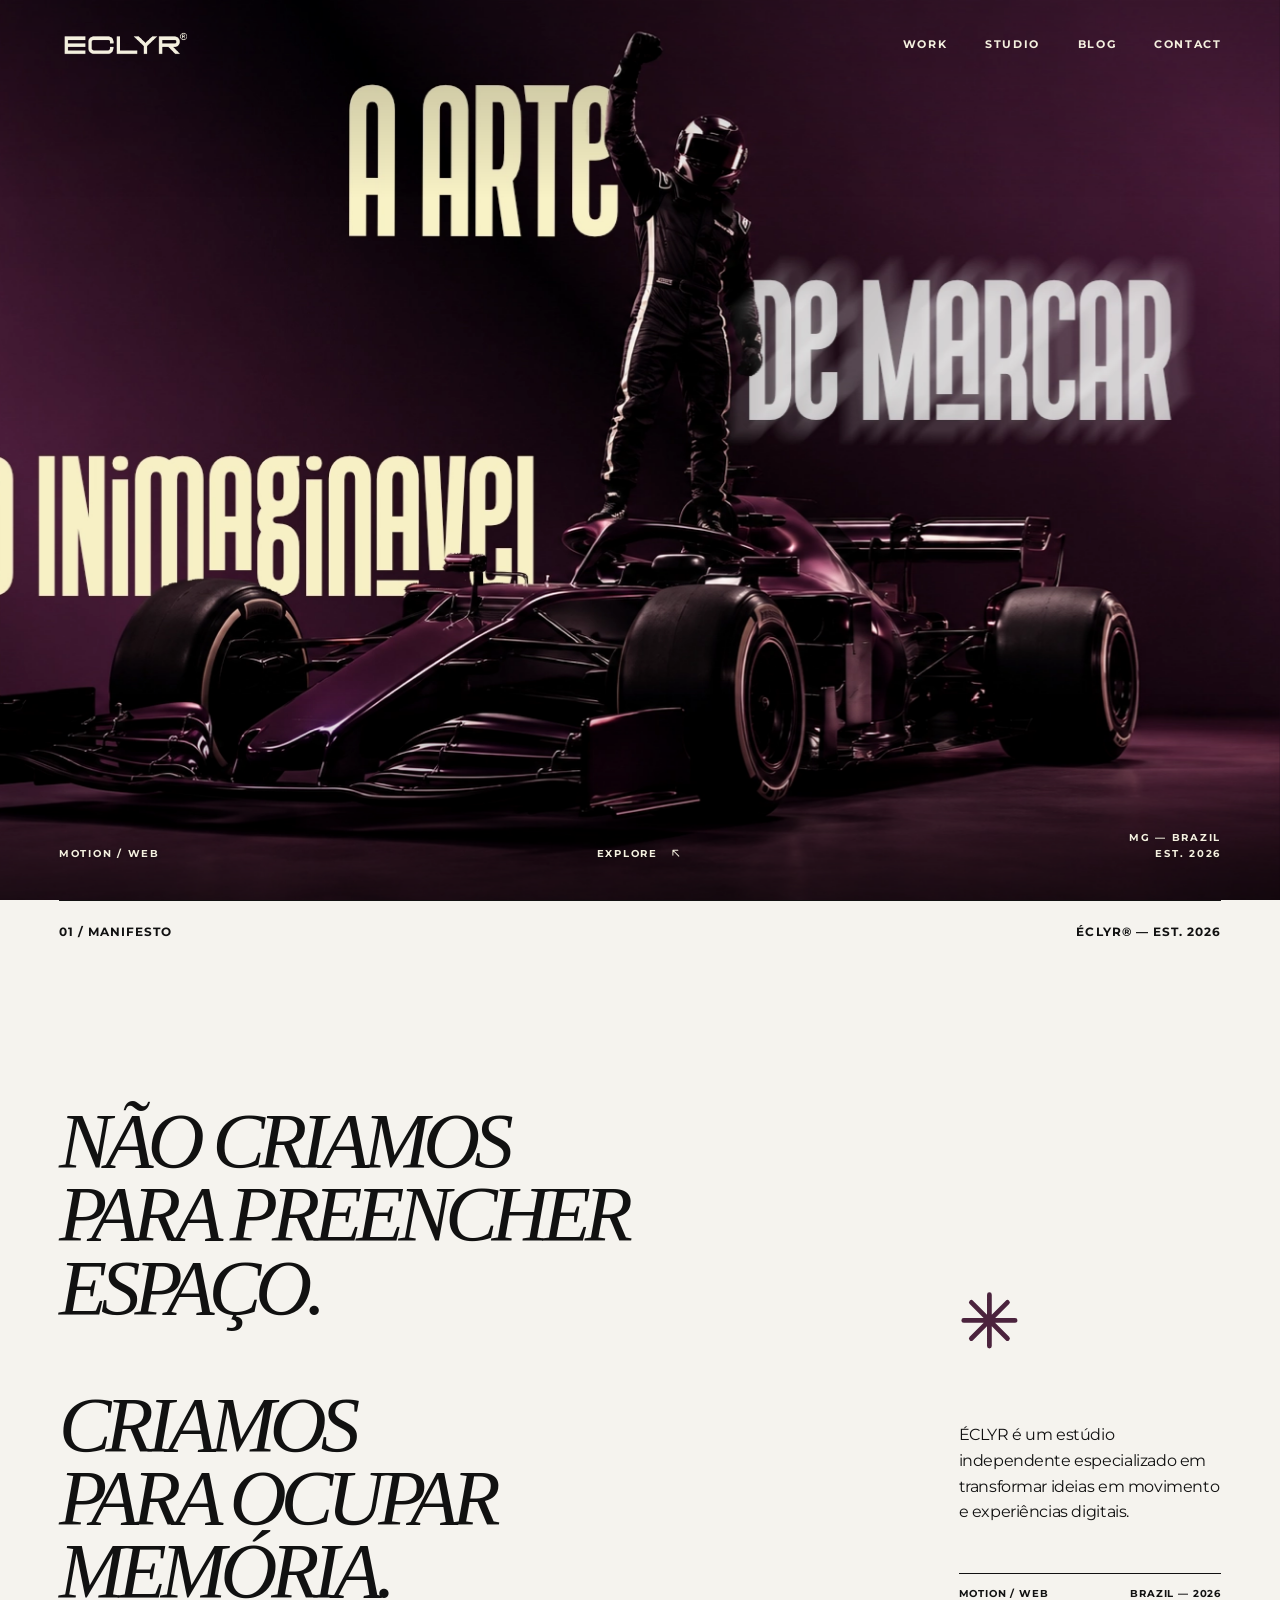
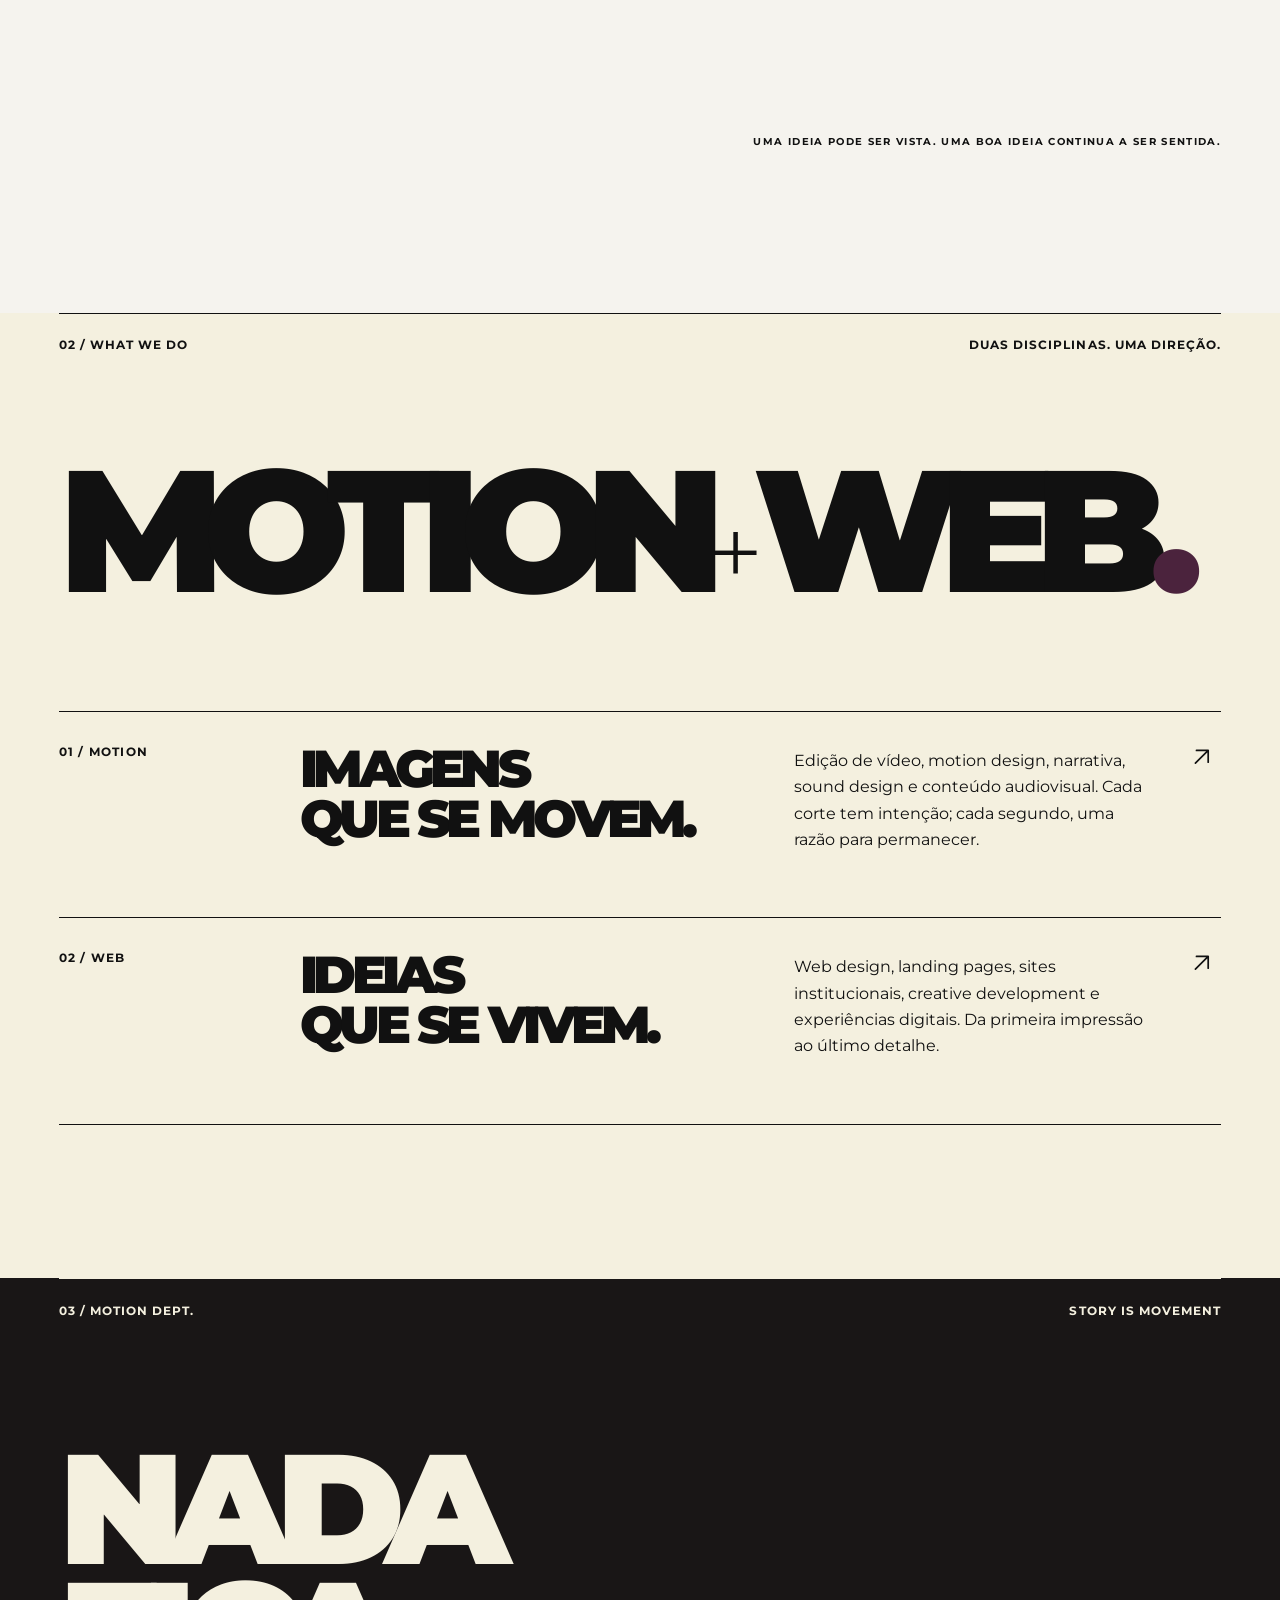
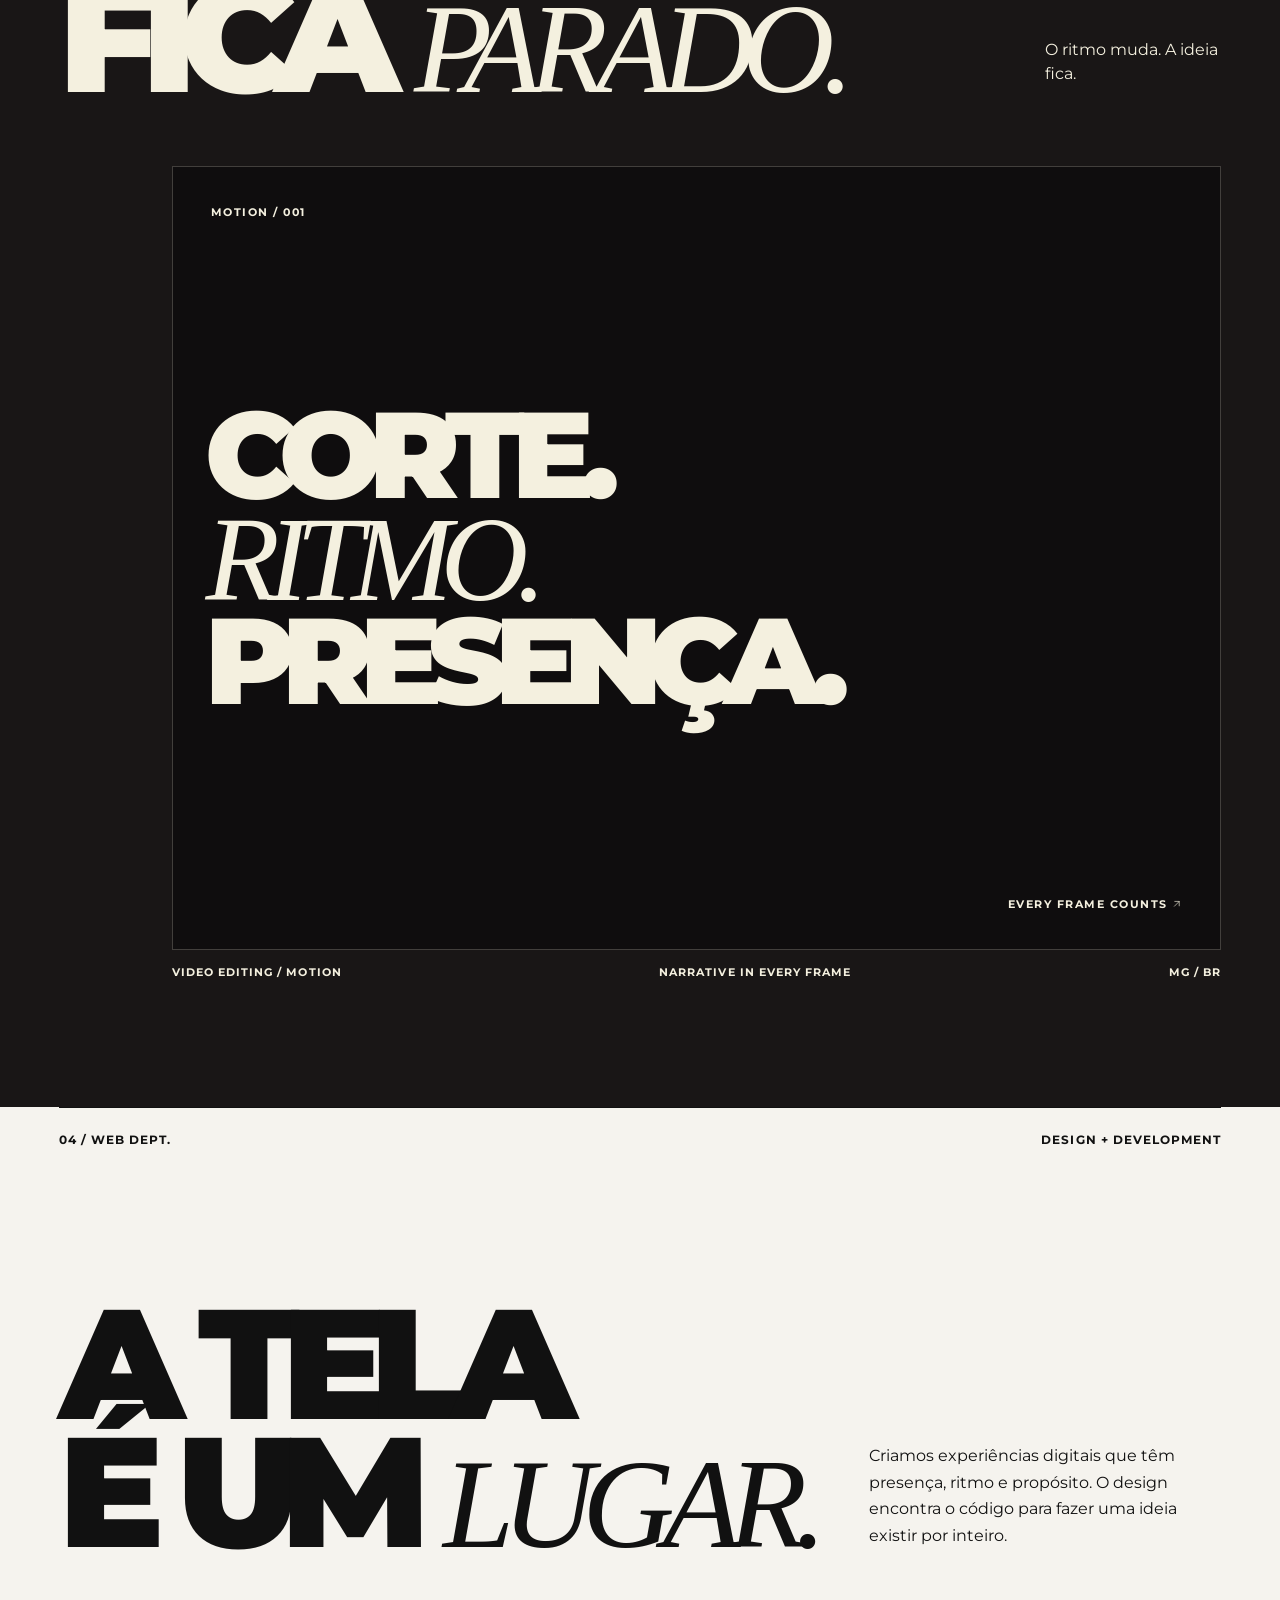
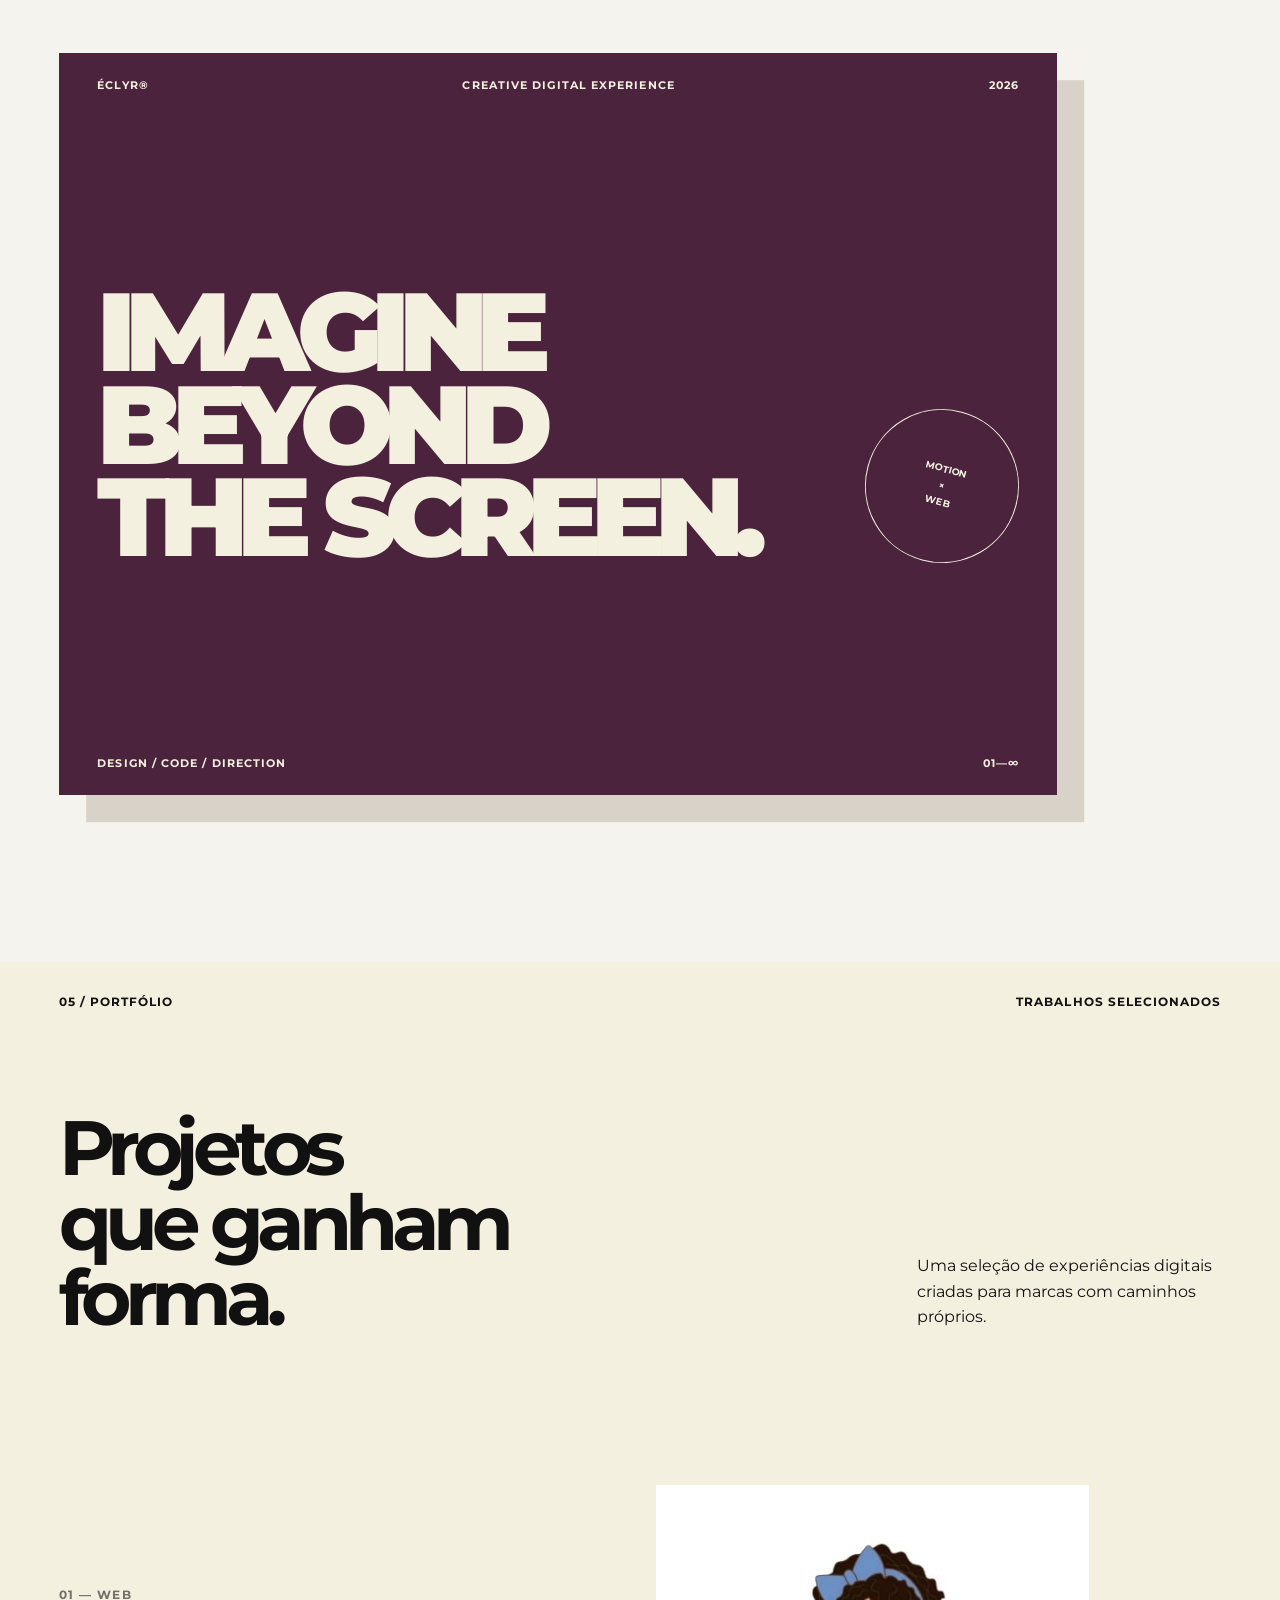
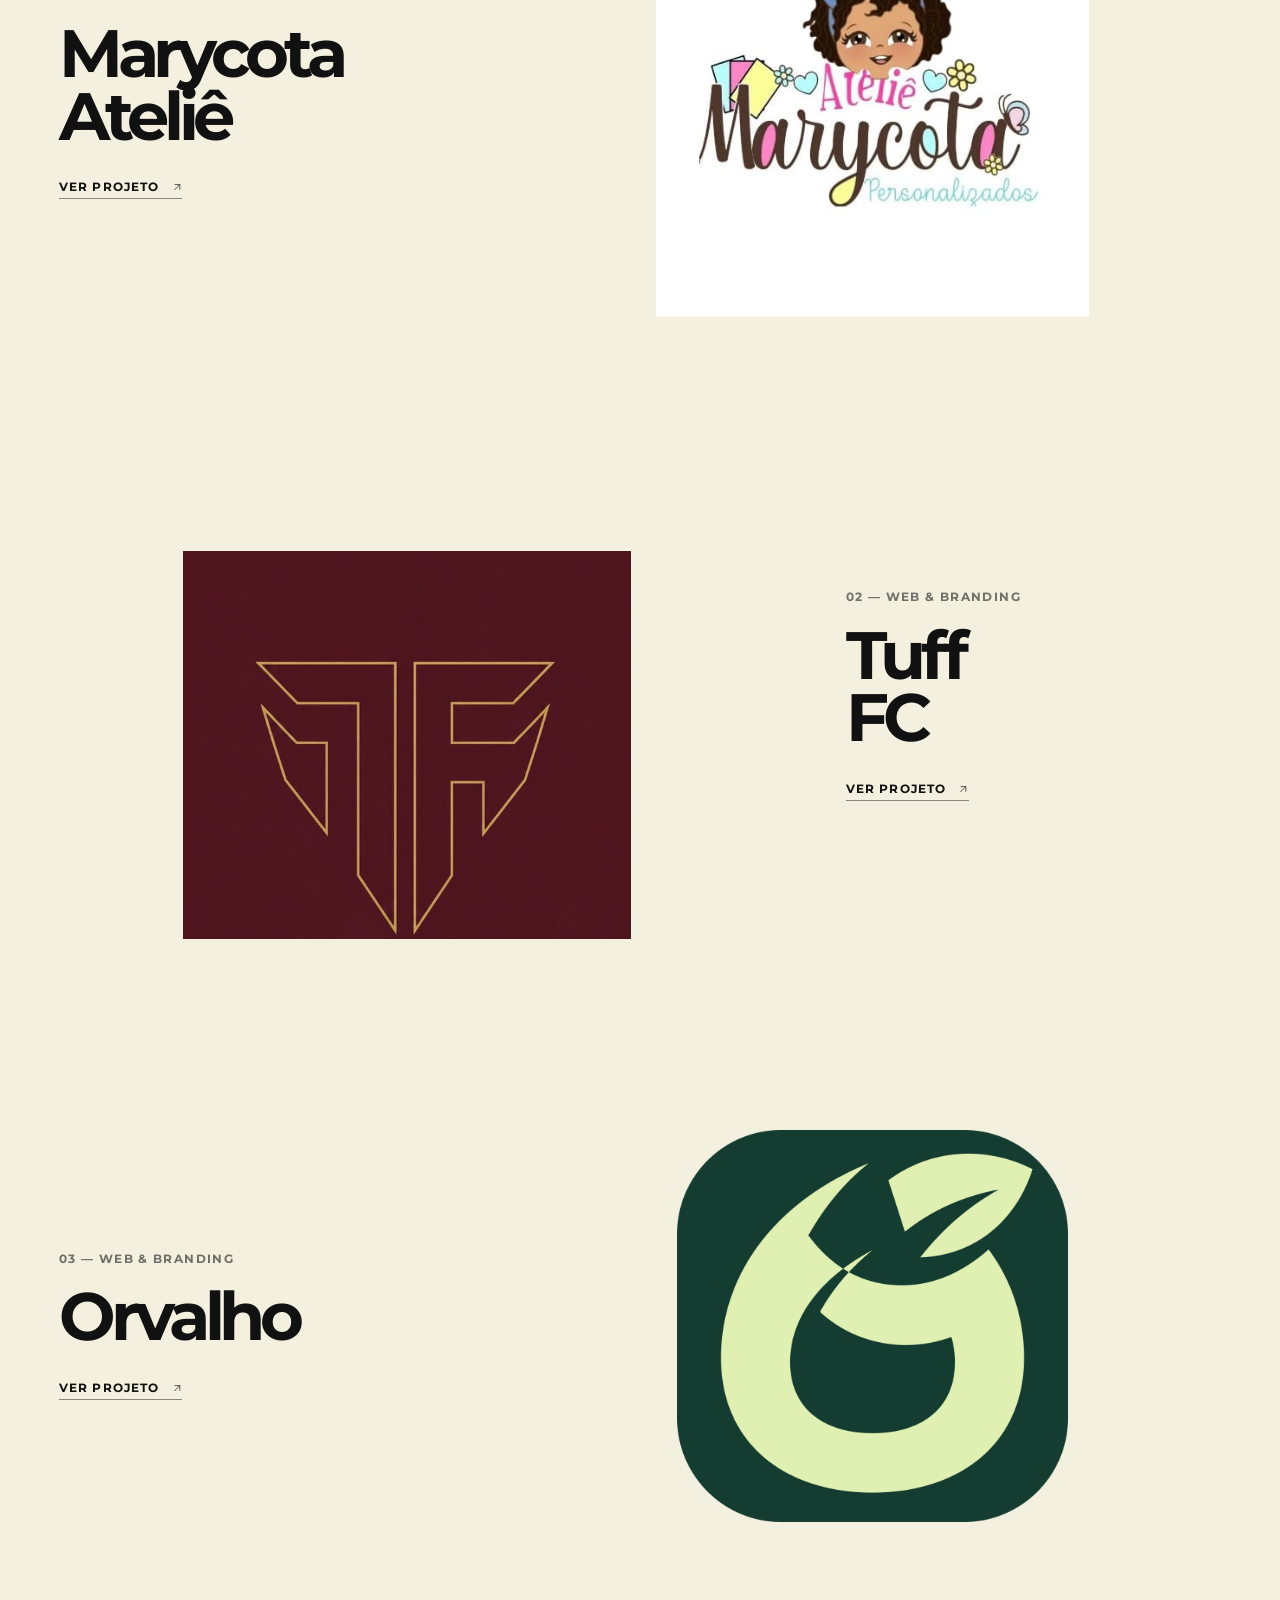
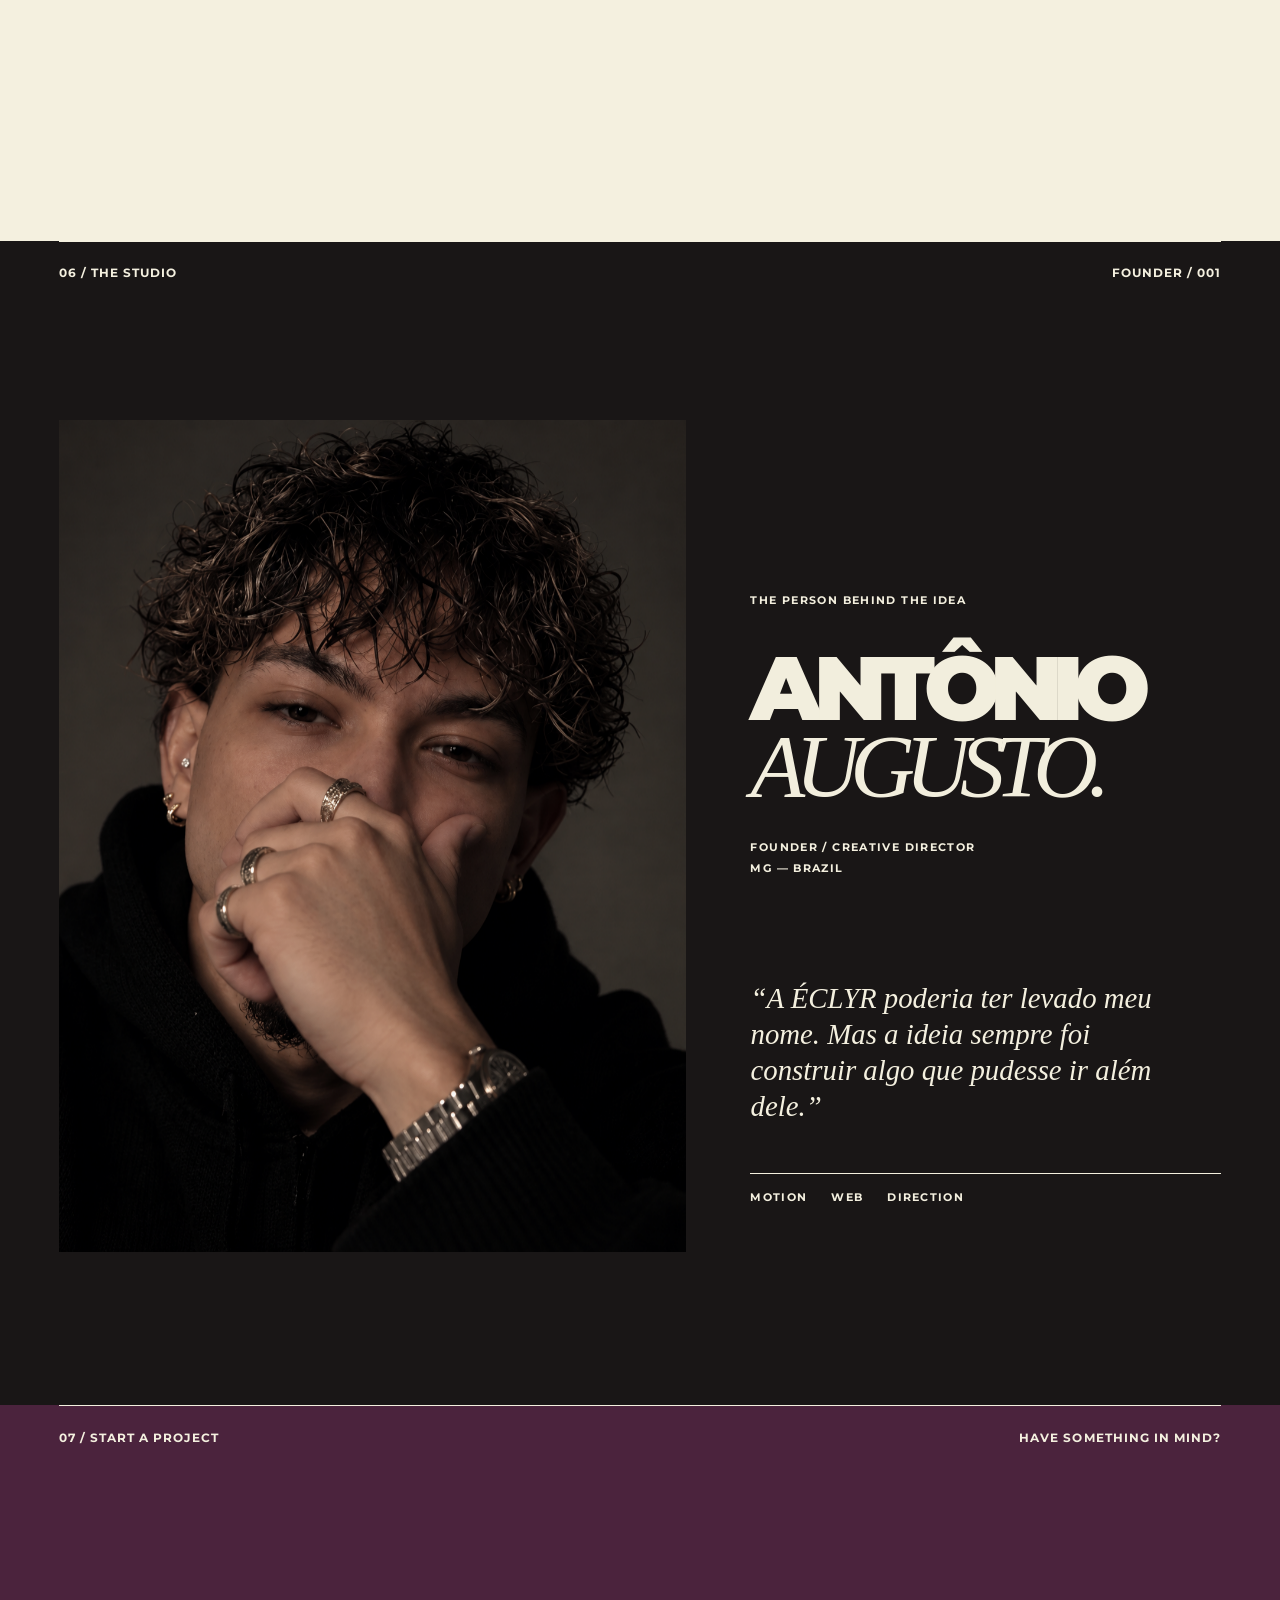
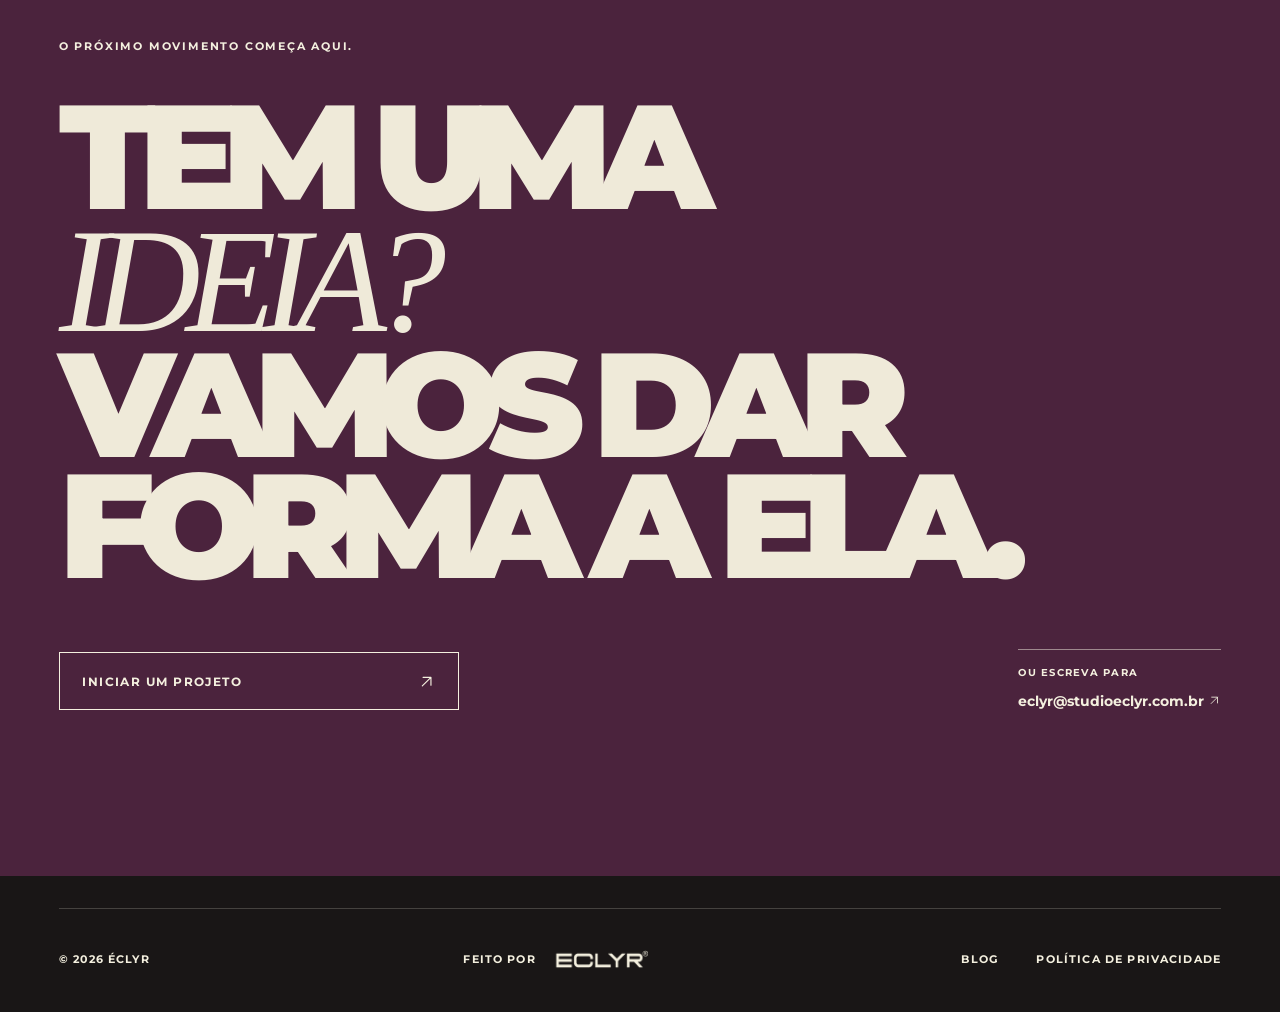
<file: index.html>
<!doctype html>
<html lang="pt-BR">
<head>
  <meta charset="utf-8">
  <meta name="viewport" content="width=device-width, initial-scale=1">
  <meta name="theme-color" content="#4B233D">
  <meta name="author" content="ÉCLYR®">
  <meta name="google-site-verification" content="G23FZJ_VgtHBl9MxJIzwze8uJDLKn0djig6mCrrVc3s">
  <meta name="color-scheme" content="light">
  <meta name="robots" content="index,follow,max-image-preview:large">
  <title>ÉCLYR® | Estúdio criativo de Motion, Web e Branding</title>
  <meta name="description" content="Estúdio criativo independente em Minas Gerais. Motion design, edição de vídeo, web design e branding para marcas que querem marcar o imaginário.">
  <link rel="canonical" href="https://studioeclyr.com.br/">
  <link rel="icon" type="image/png" sizes="180x180" href="/assets/symbol.png">
  <link rel="apple-touch-icon" href="/assets/symbol.png">
  <link rel="preload" href="/assets/hero.webp" as="image" type="image/webp" fetchpriority="high" media="(min-width: 761px)">
  <link rel="preload" href="/assets/hero-mobile.png" as="image" type="image/png" fetchpriority="high" media="(max-width: 760px)">
  <link rel="preload" href="/assets/Montserrat-Regular.ttf" as="font" type="font/ttf" crossorigin>
  <meta property="og:type" content="website">
  <meta property="og:locale" content="pt_BR">
  <meta property="og:site_name" content="ÉCLYR®">
  <meta property="og:title" content="ÉCLYR® — Motion, Web e Branding">
  <meta property="og:description" content="Motion design, web design e branding para ideias que permanecem no imaginário.">
  <meta property="og:url" content="https://studioeclyr.com.br/">
  <meta property="og:image" content="https://studioeclyr.com.br/assets/social-preview.png">
  <meta property="og:image:alt" content="ÉCLYR® — projetos de web, motion e branding para marcas que ganham forma.">
  <meta property="og:image:width" content="1200">
  <meta property="og:image:height" content="630">
  <meta property="og:image:type" content="image/png">
  <meta name="twitter:card" content="summary_large_image">
  <meta name="twitter:title" content="ÉCLYR® — Motion, Web e Branding">
  <meta name="twitter:description" content="Motion design, web design e branding para ideias que permanecem no imaginário.">
  <meta name="twitter:image" content="https://studioeclyr.com.br/assets/social-preview.png">
  <meta name="twitter:image:alt" content="ÉCLYR® — projetos de web, motion e branding para marcas que ganham forma.">
  <link rel="stylesheet" href="/styles.css">
  <script type="application/ld+json">
  {"@context":"https://schema.org","@graph":[{"@type":"Organization","@id":"https://studioeclyr.com.br/#organization","name":"ÉCLYR","alternateName":"Studio ÉCLYR","url":"https://studioeclyr.com.br/","logo":"https://studioeclyr.com.br/assets/logo-ivory.png","description":"Estúdio criativo independente de motion design, web design, branding e experiências digitais em Minas Gerais.","founder":{"@type":"Person","name":"Antônio Augusto"},"email":"eclyr@studioeclyr.com.br","telephone":"+5531991555118","areaServed":{"@type":"Country","name":"Brasil"},"address":{"@type":"PostalAddress","addressRegion":"MG","addressCountry":"BR"},"sameAs":["https://www.instagram.com/studioeclyr"],"contactPoint":{"@type":"ContactPoint","contactType":"projetos","email":"eclyr@studioeclyr.com.br","url":"https://wa.me/5531991555118?text=Ol%C3%A1%21%20Vim%20pelo%20site%20da%20%C3%89CLYR%20e%20gostaria%20de%20conversar%20sobre%20um%20projeto.","availableLanguage":"Portuguese"}},{"@type":"WebSite","@id":"https://studioeclyr.com.br/#website","url":"https://studioeclyr.com.br/","name":"ÉCLYR® | Estúdio criativo de Motion, Web e Branding","description":"Estúdio criativo em Minas Gerais especializado em motion design, web design e branding.","inLanguage":"pt-BR","publisher":{"@id":"https://studioeclyr.com.br/#organization"}},{"@type":"Service","name":"Edição de vídeo e motion design","provider":{"@id":"https://studioeclyr.com.br/#organization"},"areaServed":"BR"},{"@type":"Service","name":"Web design e desenvolvimento de sites","provider":{"@id":"https://studioeclyr.com.br/#organization"},"areaServed":"BR"},{"@type":"Service","name":"Branding e identidade de marca","provider":{"@id":"https://studioeclyr.com.br/#organization"},"areaServed":"BR"}]}
  </script>
</head>
<body>
  <a class="skip-link" href="#conteudo">Pular para o conteúdo</a>
  <header class="site-header" id="topo">
    <a class="site-logo" href="#topo" aria-label="ÉCLYR, voltar ao início"><img src="/assets/wordmark-ivory.png" width="830" height="160" alt="ÉCLYR®"></a>
    <button class="menu-toggle" type="button" aria-label="Abrir menu" aria-expanded="false" aria-controls="nav-links"><span></span><span></span></button>
    <nav id="nav-links" class="nav-links" aria-label="Navegação principal">
      <a href="#trabalhos">WORK</a><a href="#studio">STUDIO</a><a href="/blog/">BLOG</a><a href="#contato">CONTACT</a>
    </nav>
  </header>
  <main id="conteudo">
    <section class="hero" aria-labelledby="hero-heading">
      <div class="hero-media"><picture><source media="(max-width: 760px)" srcset="/assets/hero-mobile.png"><img src="/assets/hero.webp" width="1672" height="941" alt="Carro de corrida vinho e piloto, em composição editorial com a frase A arte de marcar o imaginário" fetchpriority="high"></picture></div>
      <div class="hero-shade" aria-hidden="true"></div>
      <div class="hero-mobile-copy"><span class="eyebrow">ÉCLYR® / CREATIVE STUDIO</span><h1 id="hero-heading">A ARTE<br>DE MARCAR<br><em>O IMAGINÁRIO.</em></h1></div>
      <div class="hero-periphery hero-left">MOTION / WEB</div>
      <div class="hero-periphery hero-right">MG — BRAZIL<br>EST. 2026</div>
      <a class="hero-explore" href="#manifesto">EXPLORE <span class="arrow-icon arrow-icon--down" aria-hidden="true"><svg viewBox="0 0 24 24" focusable="false"><path d="M12 5v14m0 0 6-6m-6 6-6-6"/></svg></span></a>
    </section>

    <section id="manifesto" class="manifesto section-light" aria-labelledby="manifesto-heading">
      <div class="section-topline"><span>01 / MANIFESTO</span><span>ÉCLYR® — EST. 2026</span></div>
      <div class="manifesto-grid">
        <h2 id="manifesto-heading" class="manifesto-head reveal"><span class="manifesto-phrase">NÃO CRIAMOS<br>PARA PREENCHER<br><span>ESPAÇO.</span></span><span class="manifesto-phrase">CRIAMOS<br>PARA OCUPAR<br><span>MEMÓRIA.</span></span></h2>
        <div class="manifesto-aside reveal"><span class="asterisk" aria-hidden="true"><svg viewBox="0 0 64 64" focusable="false"><path d="M32 5v54M5 32h54M13 13l38 38M51 13 13 51"/></svg></span><p>ÉCLYR é um estúdio independente especializado em transformar ideias em movimento e experiências digitais.</p><div class="aside-meta"><span>MOTION / WEB</span><span>BRAZIL — 2026</span></div></div>
      </div>
      <p class="margin-note">UMA IDEIA PODE SER VISTA. UMA BOA IDEIA CONTINUA A SER SENTIDA.</p>
    </section>

    <section id="disciplinas" class="disciplines section-ivory" aria-labelledby="disciplines-heading">
      <div class="section-topline"><span>02 / WHAT WE DO</span><span>DUAS DISCIPLINAS. UMA DIREÇÃO.</span></div>
      <h2 id="disciplines-heading" class="split-heading reveal">MOTION<span>+</span>WEB<span class="period">.</span></h2>
      <div class="discipline-list">
        <article class="discipline-row reveal"><div class="discipline-index">01 / MOTION</div><div class="discipline-content"><h3>IMAGENS<br>QUE SE MOVEM.</h3><p>Edição de vídeo, motion design, narrativa, sound design e conteúdo audiovisual. Cada corte tem intenção; cada segundo, uma razão para permanecer.</p></div><span class="discipline-mark" aria-hidden="true"><svg viewBox="0 0 24 24" focusable="false"><path d="M6 18 18 6M7 6h11v11"/></svg></span></article>
        <article class="discipline-row reveal"><div class="discipline-index">02 / WEB</div><div class="discipline-content"><h3>IDEIAS<br>QUE SE VIVEM.</h3><p>Web design, landing pages, sites institucionais, creative development e experiências digitais. Da primeira impressão ao último detalhe.</p></div><span class="discipline-mark" aria-hidden="true"><svg viewBox="0 0 24 24" focusable="false"><path d="M6 18 18 6M7 6h11v11"/></svg></span></article>
      </div>
    </section>

    <section class="motion section-dark" aria-labelledby="motion-heading">
      <div class="section-topline"><span>03 / MOTION DEPT.</span><span>STORY IS MOVEMENT</span></div>
      <div class="motion-heading-wrap"><h2 id="motion-heading" class="display-heading reveal">NADA<br>FICA <i>PARADO.</i></h2><p class="reveal">O ritmo muda. A ideia fica.</p></div>
      <div class="motion-stage reveal"><div class="motion-typography"><span class="motion-frame-index">MOTION / 001</span><strong>CORTE.<br><i>RITMO.</i><br>PRESENÇA.</strong><span class="motion-frame-end">EVERY FRAME COUNTS <span class="arrow-icon" aria-hidden="true"><svg viewBox="0 0 24 24" focusable="false"><path d="M6 18 18 6M7 6h11v11"/></svg></span></span></div><div class="motion-caption"><span>VIDEO EDITING / MOTION</span><span>NARRATIVE IN EVERY FRAME</span><span>MG / BR</span></div></div>
    </section>

    <section class="web-section section-light" aria-labelledby="web-heading">
      <div class="section-topline"><span>04 / WEB DEPT.</span><span>DESIGN + DEVELOPMENT</span></div>
      <div class="web-intro"><h2 id="web-heading" class="display-heading reveal">A TELA<br>É UM <i>LUGAR.</i></h2><p class="reveal">Criamos experiências digitais que têm presença, ritmo e propósito. O design encontra o código para fazer uma ideia existir por inteiro.</p></div>
      <div class="web-composition reveal" aria-label="Estudo visual da experiência digital ÉCLYR"><div class="web-composition-header"><span>ÉCLYR®</span><span>CREATIVE DIGITAL EXPERIENCE</span><span>2026</span></div><div class="web-composition-main"><span>IMAGINE<br>BEYOND<br>THE SCREEN.</span><span class="web-composition-seal">MOTION<br>×<br>WEB</span></div><div class="web-composition-footer"><span>DESIGN / CODE / DIRECTION</span><span>01—∞</span></div></div>
    </section>

    <section id="trabalhos" class="work section-ivory" aria-labelledby="work-heading">
      <div class="section-topline"><span>05 / PORTFÓLIO</span><span>TRABALHOS SELECIONADOS</span></div>
      <div class="work-intro"><h2 id="work-heading" class="reveal">Projetos<br>que ganham forma.</h2><p>Uma seleção de experiências digitais criadas para marcas com caminhos próprios.</p></div>
      <div class="project-list">
        <article class="project project-one"><div class="project-copy"><span class="project-number">01 — WEB</span><h3>Marycota<br>Ateliê</h3><a href="https://marycota-atelie.netlify.app/" target="_blank" rel="noopener noreferrer">VER PROJETO <span class="arrow-icon" aria-hidden="true"><svg viewBox="0 0 24 24" focusable="false"><path d="M6 18 18 6M7 6h11v11"/></svg></span></a></div><a class="project-brand project-marycota" href="https://marycota-atelie.netlify.app/" target="_blank" rel="noopener noreferrer" aria-label="Visitar o site do Ateliê Marycota"><img src="/assets/marycota.png" width="500" height="500" loading="lazy" alt="Logo do Ateliê Marycota Personalizados"></a></article>
        <article class="project project-two"><a class="project-brand project-tuff" href="https://tuff-site.vercel.app/" target="_blank" rel="noopener noreferrer" aria-label="Visitar o site Tuff FC"><img src="/assets/tuff-fc.png" width="645" height="645" loading="lazy" alt="Símbolo do Tuff FC"></a><div class="project-copy"><span class="project-number">02 — WEB &amp; BRANDING</span><h3>Tuff<br>FC</h3><a href="https://tuff-site.vercel.app/" target="_blank" rel="noopener noreferrer">VER PROJETO <span class="arrow-icon" aria-hidden="true"><svg viewBox="0 0 24 24" focusable="false"><path d="M6 18 18 6M7 6h11v11"/></svg></span></a></div></article>
        <article class="project project-three"><div class="project-copy"><span class="project-number">03 — WEB &amp; BRANDING</span><h3>Orvalho</h3><a href="https://orvalho-tawny.vercel.app/" target="_blank" rel="noopener noreferrer">VER PROJETO <span class="arrow-icon" aria-hidden="true"><svg viewBox="0 0 24 24" focusable="false"><path d="M6 18 18 6M7 6h11v11"/></svg></span></a></div><a class="project-brand project-orvalho" href="https://orvalho-tawny.vercel.app/" target="_blank" rel="noopener noreferrer" aria-label="Visitar o site Orvalho"><img src="/assets/orvalho.png" width="1024" height="1024" loading="lazy" alt="Símbolo do projeto Orvalho"></a></article>
      </div>
    </section>

    <section id="studio" class="founder section-dark" aria-labelledby="founder-heading"><div class="section-topline"><span>06 / THE STUDIO</span><span>FOUNDER / 001</span></div><div class="founder-grid"><div class="founder-photo reveal"><img src="/assets/antonio-augusto.png" width="1117" height="1408" loading="lazy" alt="Retrato editorial de Antônio Augusto, fundador e diretor criativo da ÉCLYR"></div><div class="founder-story"><span class="founder-kicker reveal">THE PERSON BEHIND THE IDEA</span><h2 id="founder-heading" class="reveal">ANTÔNIO<br><i>AUGUSTO.</i></h2><span class="founder-role">FOUNDER / CREATIVE DIRECTOR<br>MG — BRAZIL</span><blockquote>“A ÉCLYR poderia ter levado meu nome. Mas a ideia sempre foi construir algo que pudesse ir além dele.”</blockquote><div class="founder-fields"><span>MOTION</span><span>WEB</span><span>DIRECTION</span></div></div></div></section>

    <section id="contato" class="contact section-plum" aria-labelledby="contact-heading"><div class="section-topline"><span>07 / START A PROJECT</span><span>HAVE SOMETHING IN MIND?</span></div><div class="contact-inner"><span class="contact-overline">O PRÓXIMO MOVIMENTO COMEÇA AQUI.</span><h2 id="contact-heading" class="reveal">TEM UMA<br><i>IDEIA?</i><br>VAMOS DAR<br>FORMA A ELA.</h2><div class="contact-actions"><a class="contact-link" href="https://wa.me/5531991555118?text=Ol%C3%A1%21%20Vim%20pelo%20site%20da%20%C3%89CLYR%20e%20gostaria%20de%20conversar%20sobre%20um%20projeto." target="_blank" rel="noopener noreferrer">INICIAR UM PROJETO <span class="arrow-icon" aria-hidden="true"><svg viewBox="0 0 24 24" focusable="false"><path d="M6 18 18 6M7 6h11v11"/></svg></span></a><a class="contact-email" href="mailto:eclyr@studioeclyr.com.br">OU ESCREVA PARA <span>eclyr@studioeclyr.com.br <span class="arrow-icon" aria-hidden="true"><svg viewBox="0 0 24 24" focusable="false"><path d="M6 18 18 6M7 6h11v11"/></svg></span></span></a></div></div></section>
  </main>
  <footer class="footer section-dark"><div class="footer-signoff"><span class="footer-copyright">© 2026 ÉCLYR</span><div class="footer-made"><span>FEITO POR</span><img src="/assets/wordmark-ivory.png" width="830" height="160" loading="lazy" alt="ÉCLYR®"></div><div class="footer-links-inline"><a class="footer-blog-link" href="/blog/">BLOG</a><a class="footer-policy-link" href="/politica-de-privacidade/">POLÍTICA DE PRIVACIDADE</a></div></div></footer>
  <script src="/assets/gsap.min.js" defer></script>
  <script src="/assets/ScrollTrigger.min.js" defer></script>
  <script src="/script.js" defer></script>
</body>
</html>
</file>
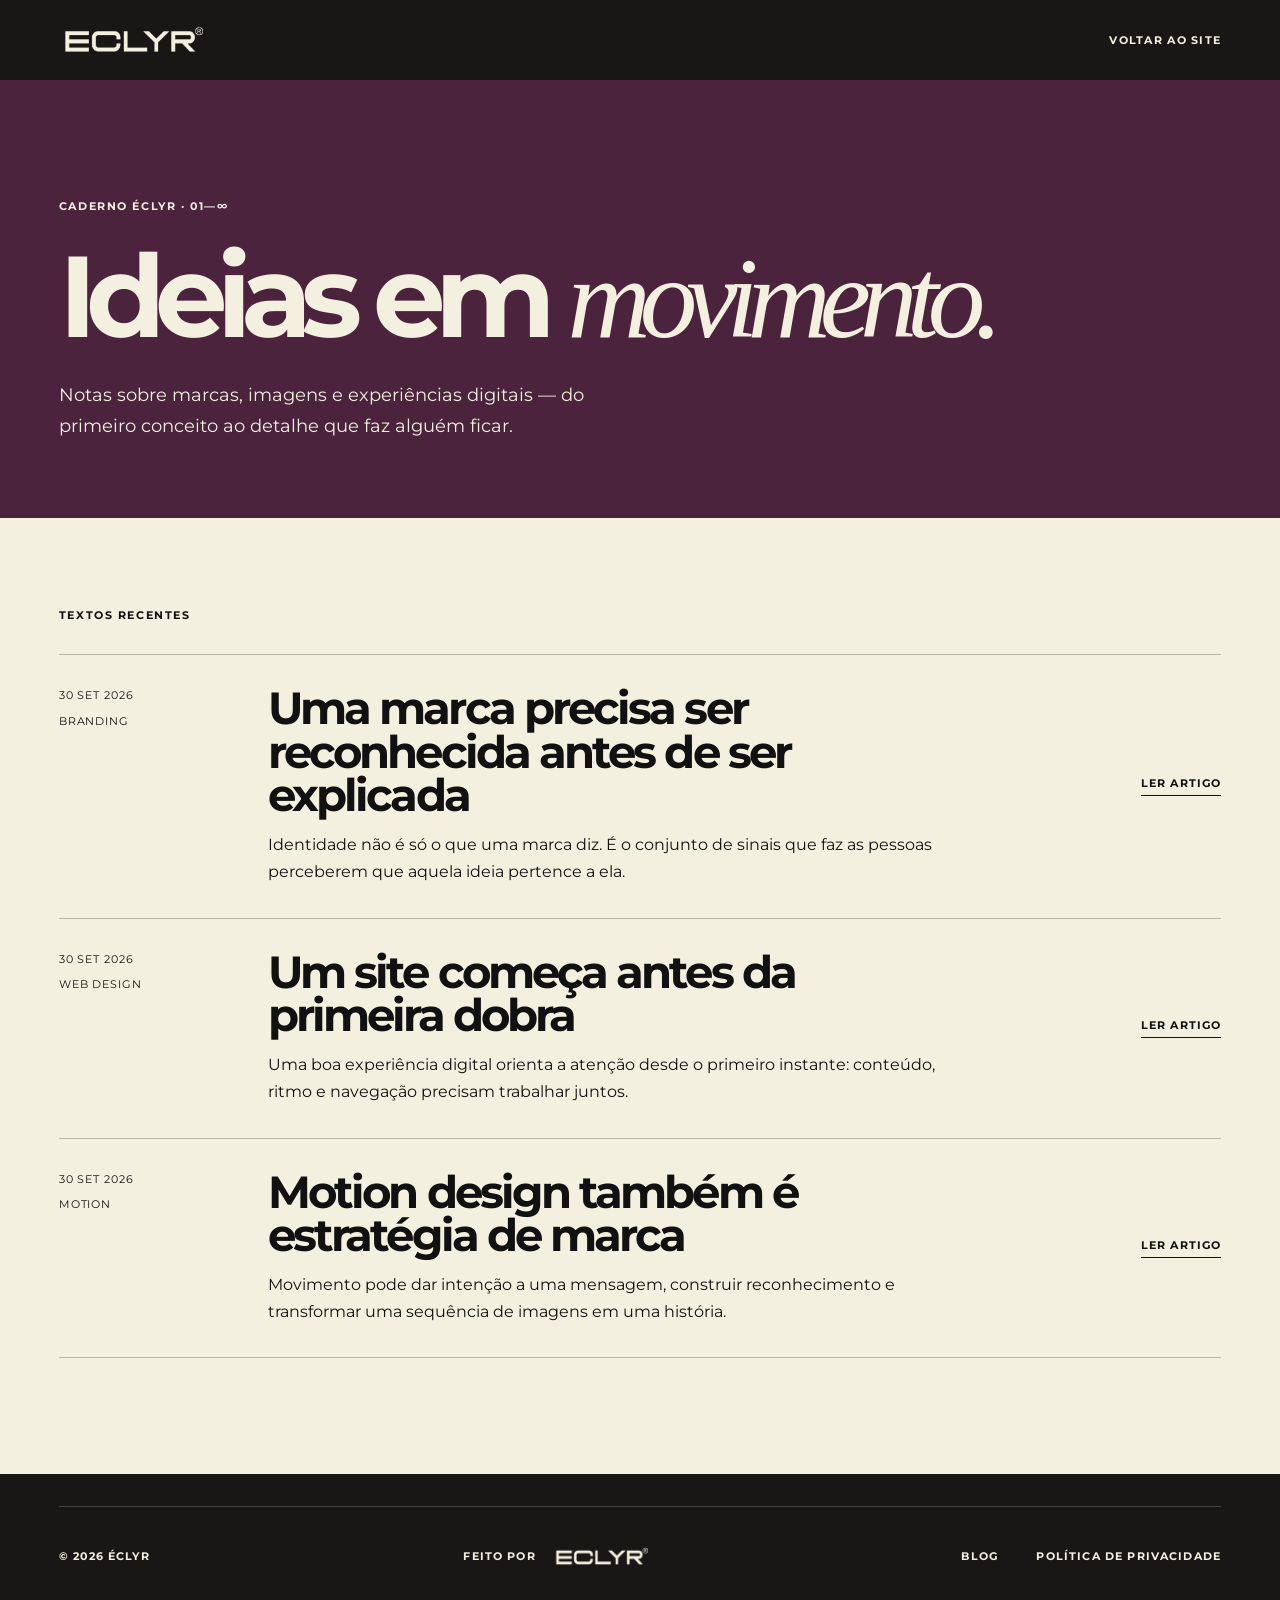
<file: blog/index.html>
<!doctype html>
<html lang="pt-BR">
<head>
  <meta charset="utf-8">
  <meta name="viewport" content="width=device-width, initial-scale=1">
  <meta name="theme-color" content="#4B233D">
  <meta name="author" content="ÉCLYR®">
  <meta name="robots" content="index,follow,max-image-preview:large">
  <title>Blog de Branding, Web e Motion | ÉCLYR®</title>
  <meta name="description" content="Ideias e referências da ÉCLYR sobre branding, web design, motion design e experiências digitais para marcas com caminhos próprios.">
  <link rel="canonical" href="https://studioeclyr.com.br/blog/">
  <link rel="icon" type="image/png" sizes="180x180" href="/assets/symbol.png">
  <meta property="og:type" content="website">
  <meta property="og:locale" content="pt_BR">
  <meta property="og:site_name" content="ÉCLYR®">
  <meta property="og:title" content="Caderno ÉCLYR — Ideias em movimento">
  <meta property="og:description" content="Textos sobre branding, web design, motion e experiências digitais.">
  <meta property="og:url" content="https://studioeclyr.com.br/blog/">
  <meta property="og:image" content="https://studioeclyr.com.br/assets/social-preview.png">
  <meta property="og:image:width" content="1200">
  <meta property="og:image:height" content="630">
  <meta name="twitter:card" content="summary_large_image">
  <meta name="twitter:title" content="Caderno ÉCLYR — Ideias em movimento">
  <meta name="twitter:description" content="Textos sobre branding, web design, motion e experiências digitais.">
  <meta name="twitter:image" content="https://studioeclyr.com.br/assets/social-preview.png">
  <link rel="stylesheet" href="/styles.css">
  <script type="application/ld+json">
  {"@context":"https://schema.org","@type":"Blog","@id":"https://studioeclyr.com.br/blog/#blog","name":"Caderno ÉCLYR","description":"Artigos sobre branding, web design, motion design e experiências digitais.","url":"https://studioeclyr.com.br/blog/","inLanguage":"pt-BR","publisher":{"@type":"Organization","name":"ÉCLYR","url":"https://studioeclyr.com.br/"},"blogPost":[{"@type":"BlogPosting","headline":"Uma marca precisa ser reconhecida antes de ser explicada","url":"https://studioeclyr.com.br/blog/uma-marca-antes-de-ser-explicada/","datePublished":"2026-09-30"},{"@type":"BlogPosting","headline":"Um site começa antes da primeira dobra","url":"https://studioeclyr.com.br/blog/um-site-comeca-antes-da-primeira-dobra/","datePublished":"2026-09-30"},{"@type":"BlogPosting","headline":"Motion design também é estratégia de marca","url":"https://studioeclyr.com.br/blog/motion-design-e-estrategia-de-marca/","datePublished":"2026-09-30"}]}
  </script>
</head>
<body class="journal-page">
  <a class="skip-link" href="#conteudo">Pular para o conteúdo</a>
  <header class="policy-header"><a href="/" aria-label="ÉCLYR, início"><img src="/assets/wordmark-ivory.png" width="830" height="160" alt="ÉCLYR®"></a><a class="policy-back" href="/">VOLTAR AO SITE</a></header>
  <main id="conteudo">
    <section class="journal-hero" aria-labelledby="journal-heading"><span class="journal-kicker">CADERNO ÉCLYR · 01—∞</span><h1 id="journal-heading">Ideias em <i>movimento.</i></h1><p>Notas sobre marcas, imagens e experiências digitais — do primeiro conceito ao detalhe que faz alguém ficar.</p></section>
    <section class="journal-list" aria-labelledby="journal-list-heading"><h2 class="journal-list-heading" id="journal-list-heading">TEXTOS RECENTES</h2>
      <article class="journal-card"><div class="journal-card-meta"><span>30 SET 2026</span><span>BRANDING</span></div><div><h2><a href="/blog/uma-marca-antes-de-ser-explicada/">Uma marca precisa ser reconhecida antes de ser explicada</a></h2><p>Identidade não é só o que uma marca diz. É o conjunto de sinais que faz as pessoas perceberem que aquela ideia pertence a ela.</p></div><a class="journal-card-link" href="/blog/uma-marca-antes-de-ser-explicada/">LER ARTIGO</a></article>
      <article class="journal-card"><div class="journal-card-meta"><span>30 SET 2026</span><span>WEB DESIGN</span></div><div><h2><a href="/blog/um-site-comeca-antes-da-primeira-dobra/">Um site começa antes da primeira dobra</a></h2><p>Uma boa experiência digital orienta a atenção desde o primeiro instante: conteúdo, ritmo e navegação precisam trabalhar juntos.</p></div><a class="journal-card-link" href="/blog/um-site-comeca-antes-da-primeira-dobra/">LER ARTIGO</a></article>
      <article class="journal-card"><div class="journal-card-meta"><span>30 SET 2026</span><span>MOTION</span></div><div><h2><a href="/blog/motion-design-e-estrategia-de-marca/">Motion design também é estratégia de marca</a></h2><p>Movimento pode dar intenção a uma mensagem, construir reconhecimento e transformar uma sequência de imagens em uma história.</p></div><a class="journal-card-link" href="/blog/motion-design-e-estrategia-de-marca/">LER ARTIGO</a></article>
    </section>
  </main>
  <footer class="footer section-dark"><div class="footer-signoff"><span class="footer-copyright">© 2026 ÉCLYR</span><div class="footer-made"><span>FEITO POR</span><img src="/assets/wordmark-ivory.png" width="830" height="160" loading="lazy" alt="ÉCLYR®"></div><div class="footer-links-inline"><a class="footer-blog-link" href="/blog/" aria-current="page">BLOG</a><a class="footer-policy-link" href="/politica-de-privacidade/">POLÍTICA DE PRIVACIDADE</a></div></div></footer>
</body>
</html>
</file>
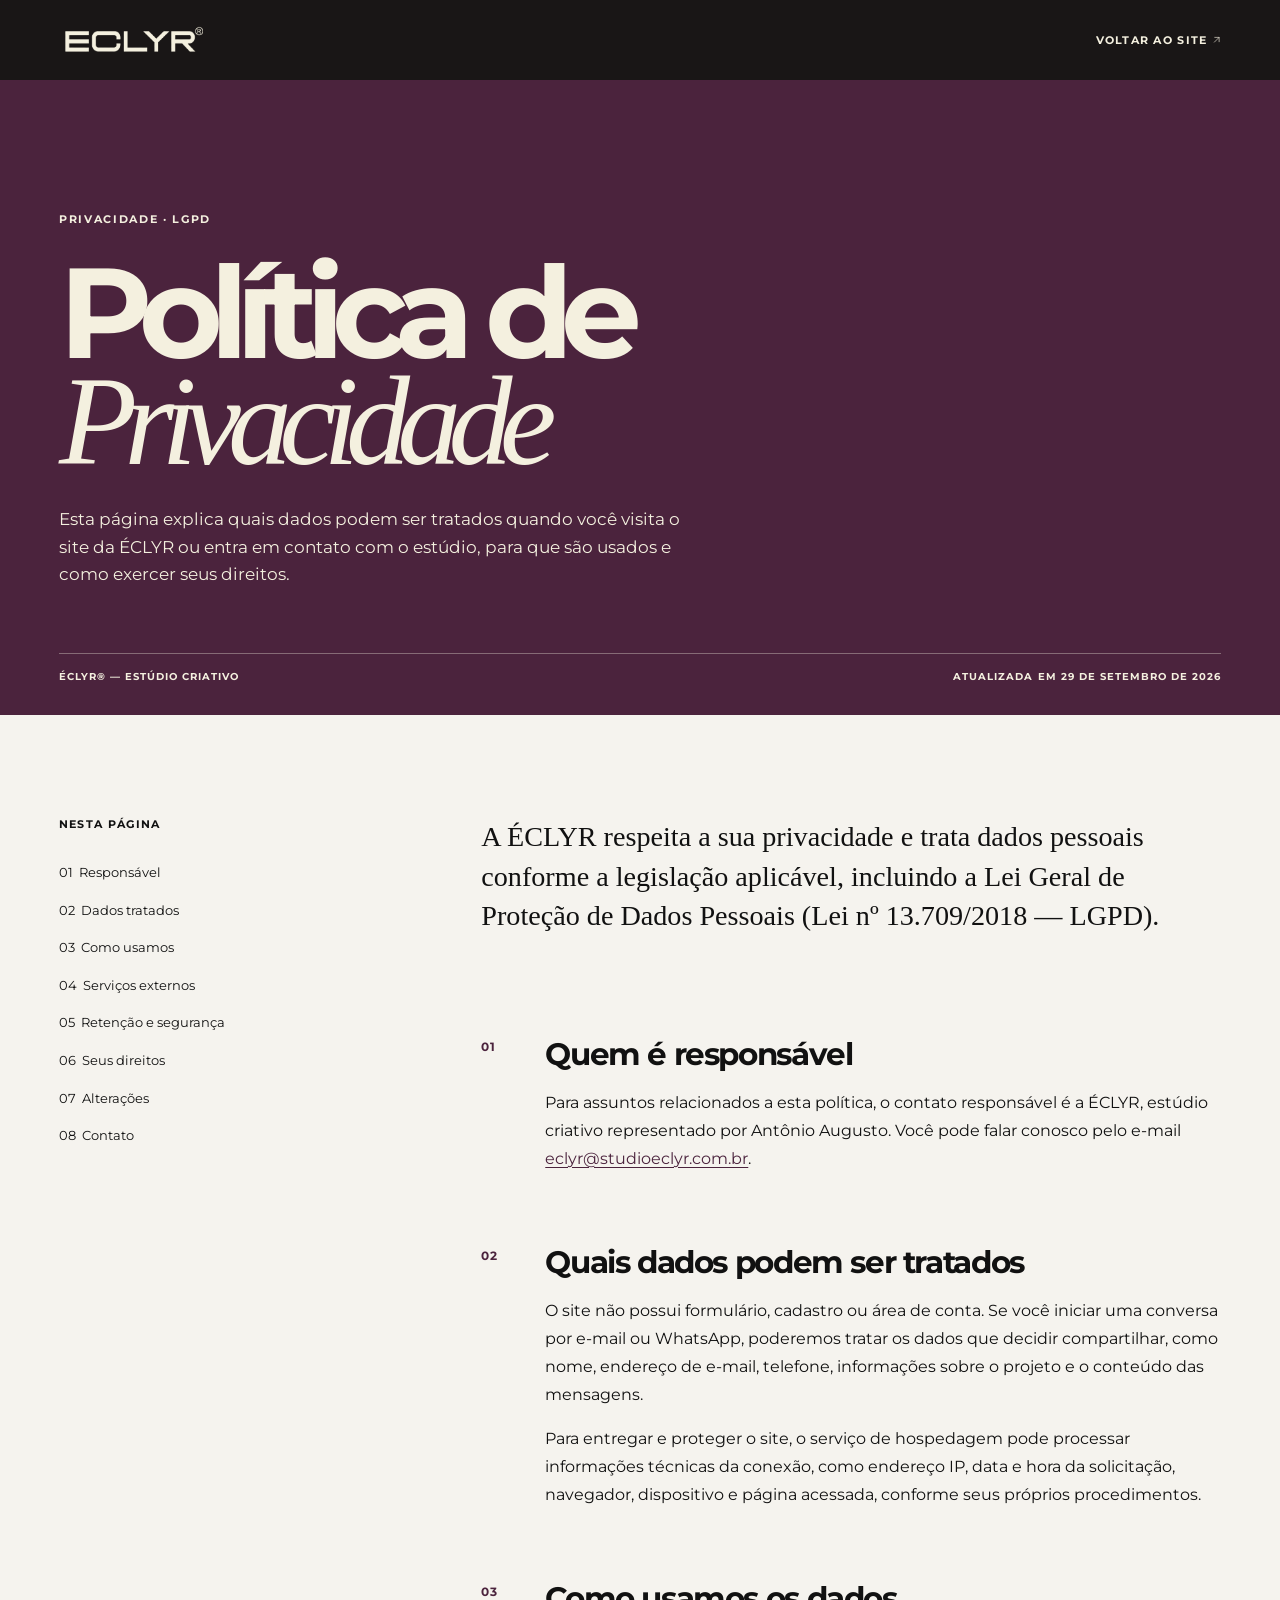
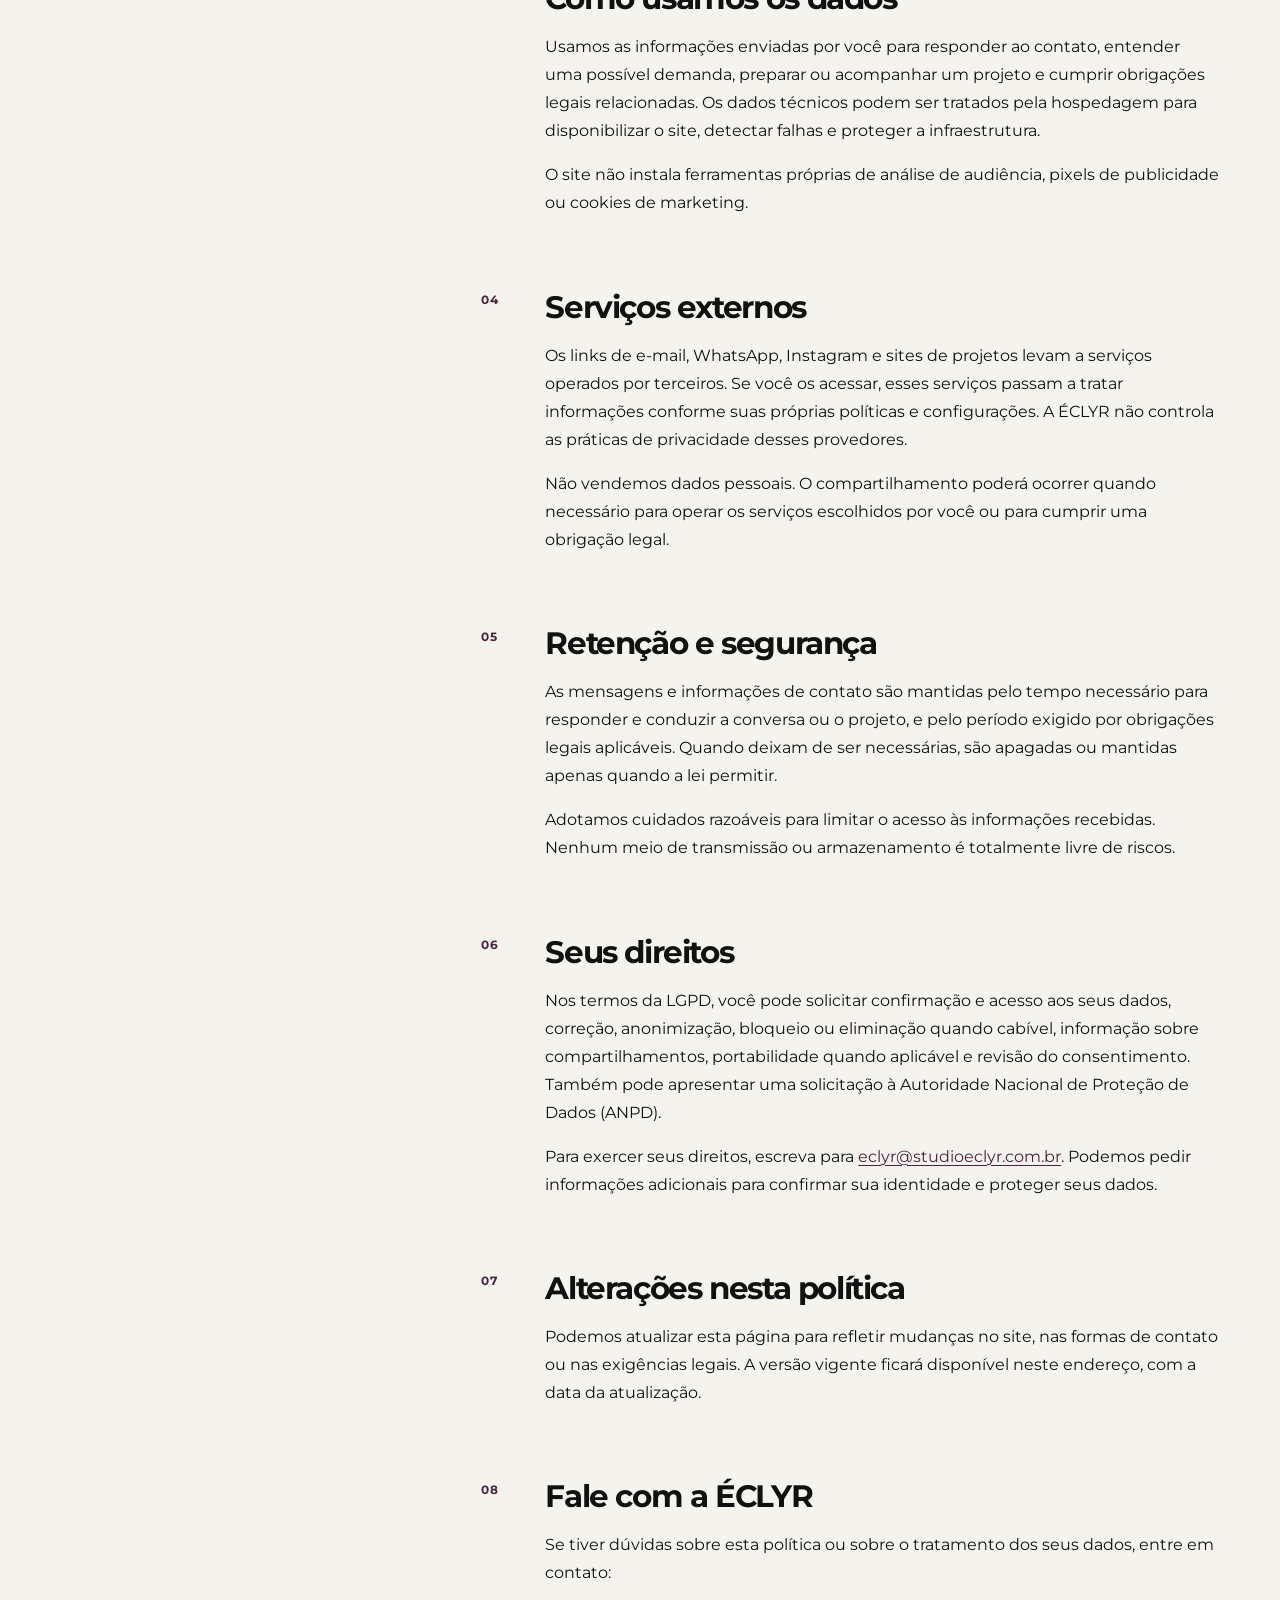
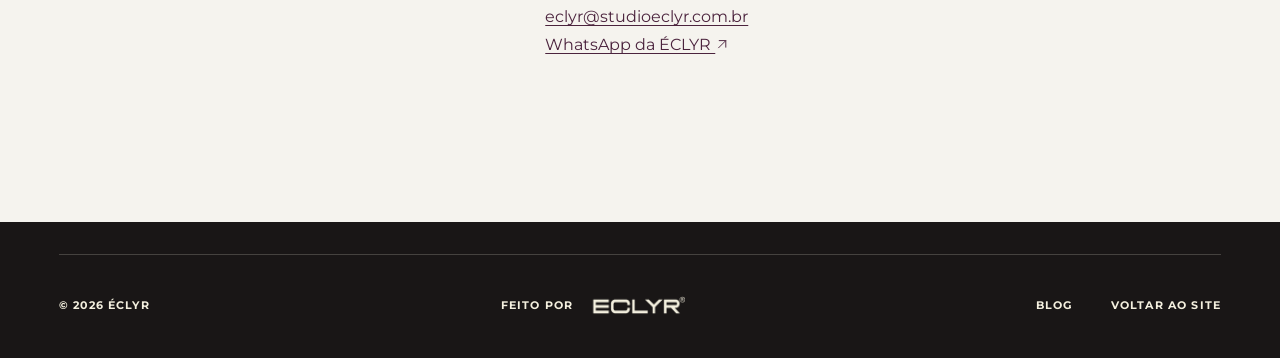
<file: politica-de-privacidade/index.html>
<!doctype html>
<html lang="pt-BR">
<head>
  <meta charset="utf-8">
  <meta name="viewport" content="width=device-width, initial-scale=1">
  <meta name="theme-color" content="#191616">
  <meta name="robots" content="index,follow">
  <title>Política de Privacidade | ÉCLYR®</title>
  <meta name="description" content="Saiba como a ÉCLYR trata os dados pessoais enviados por e-mail ou WhatsApp e quais são os seus direitos conforme a LGPD.">
  <link rel="canonical" href="https://studioeclyr.com.br/politica-de-privacidade/">
  <meta property="og:type" content="website">
  <meta property="og:locale" content="pt_BR">
  <meta property="og:title" content="Política de Privacidade | ÉCLYR®">
  <meta property="og:description" content="Como a ÉCLYR trata dados pessoais e como você pode exercer seus direitos conforme a LGPD.">
  <meta property="og:url" content="https://studioeclyr.com.br/politica-de-privacidade/">
  <meta property="og:image" content="https://studioeclyr.com.br/assets/social-preview.png">
  <meta property="og:image:alt" content="ÉCLYR® — estúdio criativo de Motion, Web e Branding.">
  <meta name="twitter:card" content="summary_large_image">
  <meta name="twitter:title" content="Política de Privacidade | ÉCLYR®">
  <meta name="twitter:description" content="Saiba como a ÉCLYR trata os dados pessoais compartilhados por e-mail ou WhatsApp.">
  <meta name="twitter:image" content="https://studioeclyr.com.br/assets/social-preview.png">
  <link rel="icon" type="image/png" sizes="180x180" href="/assets/symbol.png">
  <link rel="stylesheet" href="/styles.css">
  <script type="application/ld+json">{"@context":"https://schema.org","@type":"WebPage","name":"Política de Privacidade | ÉCLYR®","url":"https://studioeclyr.com.br/politica-de-privacidade/","inLanguage":"pt-BR","isPartOf":{"@type":"WebSite","name":"ÉCLYR®","url":"https://studioeclyr.com.br/"}}</script>
</head>
<body class="policy-page">
  <a class="skip-link" href="#conteudo">Pular para o conteúdo</a>
  <header class="policy-header"><a href="/" aria-label="ÉCLYR, início"><img src="/assets/wordmark-ivory.png" width="830" height="160" alt="ÉCLYR®"></a><a class="policy-back" href="/">VOLTAR AO SITE <span class="arrow-icon" aria-hidden="true"><svg viewBox="0 0 24 24" focusable="false"><path d="M6 18 18 6M7 6h11v11"/></svg></span></a></header>
  <main id="conteudo">
    <section class="policy-hero"><span class="policy-kicker">PRIVACIDADE · LGPD</span><h1>Política de<br><i>Privacidade</i></h1><p>Esta página explica quais dados podem ser tratados quando você visita o site da ÉCLYR ou entra em contato com o estúdio, para que são usados e como exercer seus direitos.</p><div class="policy-date"><span>ÉCLYR® — ESTÚDIO CRIATIVO</span><span>ATUALIZADA EM 29 DE SETEMBRO DE 2026</span></div></section>
    <div class="policy-layout">
      <nav class="policy-index" aria-label="Nesta página"><span>NESTA PÁGINA</span><a href="#responsavel">01&nbsp; Responsável</a><a href="#dados">02&nbsp; Dados tratados</a><a href="#finalidades">03&nbsp; Como usamos</a><a href="#servicos">04&nbsp; Serviços externos</a><a href="#retencao">05&nbsp; Retenção e segurança</a><a href="#direitos">06&nbsp; Seus direitos</a><a href="#alteracoes">07&nbsp; Alterações</a><a href="#contato-privacidade">08&nbsp; Contato</a></nav>
      <article class="policy-content">
        <p class="policy-intro">A ÉCLYR respeita a sua privacidade e trata dados pessoais conforme a legislação aplicável, incluindo a Lei Geral de Proteção de Dados Pessoais (Lei nº 13.709/2018 — LGPD).</p>
        <section id="responsavel" class="policy-section"><span>01</span><div><h2>Quem é responsável</h2><p>Para assuntos relacionados a esta política, o contato responsável é a ÉCLYR, estúdio criativo representado por Antônio Augusto. Você pode falar conosco pelo e-mail <a href="mailto:eclyr@studioeclyr.com.br">eclyr@studioeclyr.com.br</a>.</p></div></section>
        <section id="dados" class="policy-section"><span>02</span><div><h2>Quais dados podem ser tratados</h2><p>O site não possui formulário, cadastro ou área de conta. Se você iniciar uma conversa por e-mail ou WhatsApp, poderemos tratar os dados que decidir compartilhar, como nome, endereço de e-mail, telefone, informações sobre o projeto e o conteúdo das mensagens.</p><p>Para entregar e proteger o site, o serviço de hospedagem pode processar informações técnicas da conexão, como endereço IP, data e hora da solicitação, navegador, dispositivo e página acessada, conforme seus próprios procedimentos.</p></div></section>
        <section id="finalidades" class="policy-section"><span>03</span><div><h2>Como usamos os dados</h2><p>Usamos as informações enviadas por você para responder ao contato, entender uma possível demanda, preparar ou acompanhar um projeto e cumprir obrigações legais relacionadas. Os dados técnicos podem ser tratados pela hospedagem para disponibilizar o site, detectar falhas e proteger a infraestrutura.</p><p>O site não instala ferramentas próprias de análise de audiência, pixels de publicidade ou cookies de marketing.</p></div></section>
        <section id="servicos" class="policy-section"><span>04</span><div><h2>Serviços externos</h2><p>Os links de e-mail, WhatsApp, Instagram e sites de projetos levam a serviços operados por terceiros. Se você os acessar, esses serviços passam a tratar informações conforme suas próprias políticas e configurações. A ÉCLYR não controla as práticas de privacidade desses provedores.</p><p>Não vendemos dados pessoais. O compartilhamento poderá ocorrer quando necessário para operar os serviços escolhidos por você ou para cumprir uma obrigação legal.</p></div></section>
        <section id="retencao" class="policy-section"><span>05</span><div><h2>Retenção e segurança</h2><p>As mensagens e informações de contato são mantidas pelo tempo necessário para responder e conduzir a conversa ou o projeto, e pelo período exigido por obrigações legais aplicáveis. Quando deixam de ser necessárias, são apagadas ou mantidas apenas quando a lei permitir.</p><p>Adotamos cuidados razoáveis para limitar o acesso às informações recebidas. Nenhum meio de transmissão ou armazenamento é totalmente livre de riscos.</p></div></section>
        <section id="direitos" class="policy-section"><span>06</span><div><h2>Seus direitos</h2><p>Nos termos da LGPD, você pode solicitar confirmação e acesso aos seus dados, correção, anonimização, bloqueio ou eliminação quando cabível, informação sobre compartilhamentos, portabilidade quando aplicável e revisão do consentimento. Também pode apresentar uma solicitação à Autoridade Nacional de Proteção de Dados (ANPD).</p><p>Para exercer seus direitos, escreva para <a href="mailto:eclyr@studioeclyr.com.br">eclyr@studioeclyr.com.br</a>. Podemos pedir informações adicionais para confirmar sua identidade e proteger seus dados.</p></div></section>
        <section id="alteracoes" class="policy-section"><span>07</span><div><h2>Alterações nesta política</h2><p>Podemos atualizar esta página para refletir mudanças no site, nas formas de contato ou nas exigências legais. A versão vigente ficará disponível neste endereço, com a data da atualização.</p></div></section>
        <section id="contato-privacidade" class="policy-section"><span>08</span><div><h2>Fale com a ÉCLYR</h2><p>Se tiver dúvidas sobre esta política ou sobre o tratamento dos seus dados, entre em contato:</p><p><a href="mailto:eclyr@studioeclyr.com.br">eclyr@studioeclyr.com.br</a><br><a href="https://wa.me/5531991555118?text=Ol%C3%A1%21%20Vim%20pelo%20site%20da%20%C3%89CLYR%20e%20gostaria%20de%20conversar%20sobre%20um%20projeto." target="_blank" rel="noopener noreferrer">WhatsApp da ÉCLYR <span class="arrow-icon" aria-hidden="true"><svg viewBox="0 0 24 24" focusable="false"><path d="M6 18 18 6M7 6h11v11"/></svg></span></a></p></div></section>
      </article>
    </div>
  </main>
  <footer class="footer section-dark"><div class="footer-signoff"><span class="footer-copyright">© 2026 ÉCLYR</span><div class="footer-made"><span>FEITO POR</span><img src="/assets/wordmark-ivory.png" width="830" height="160" loading="lazy" alt="ÉCLYR®"></div><div class="footer-links-inline"><a href="/blog/">BLOG</a><a class="footer-policy-link" href="/">VOLTAR AO SITE</a></div></div></footer>
</body>
</html>
</file>
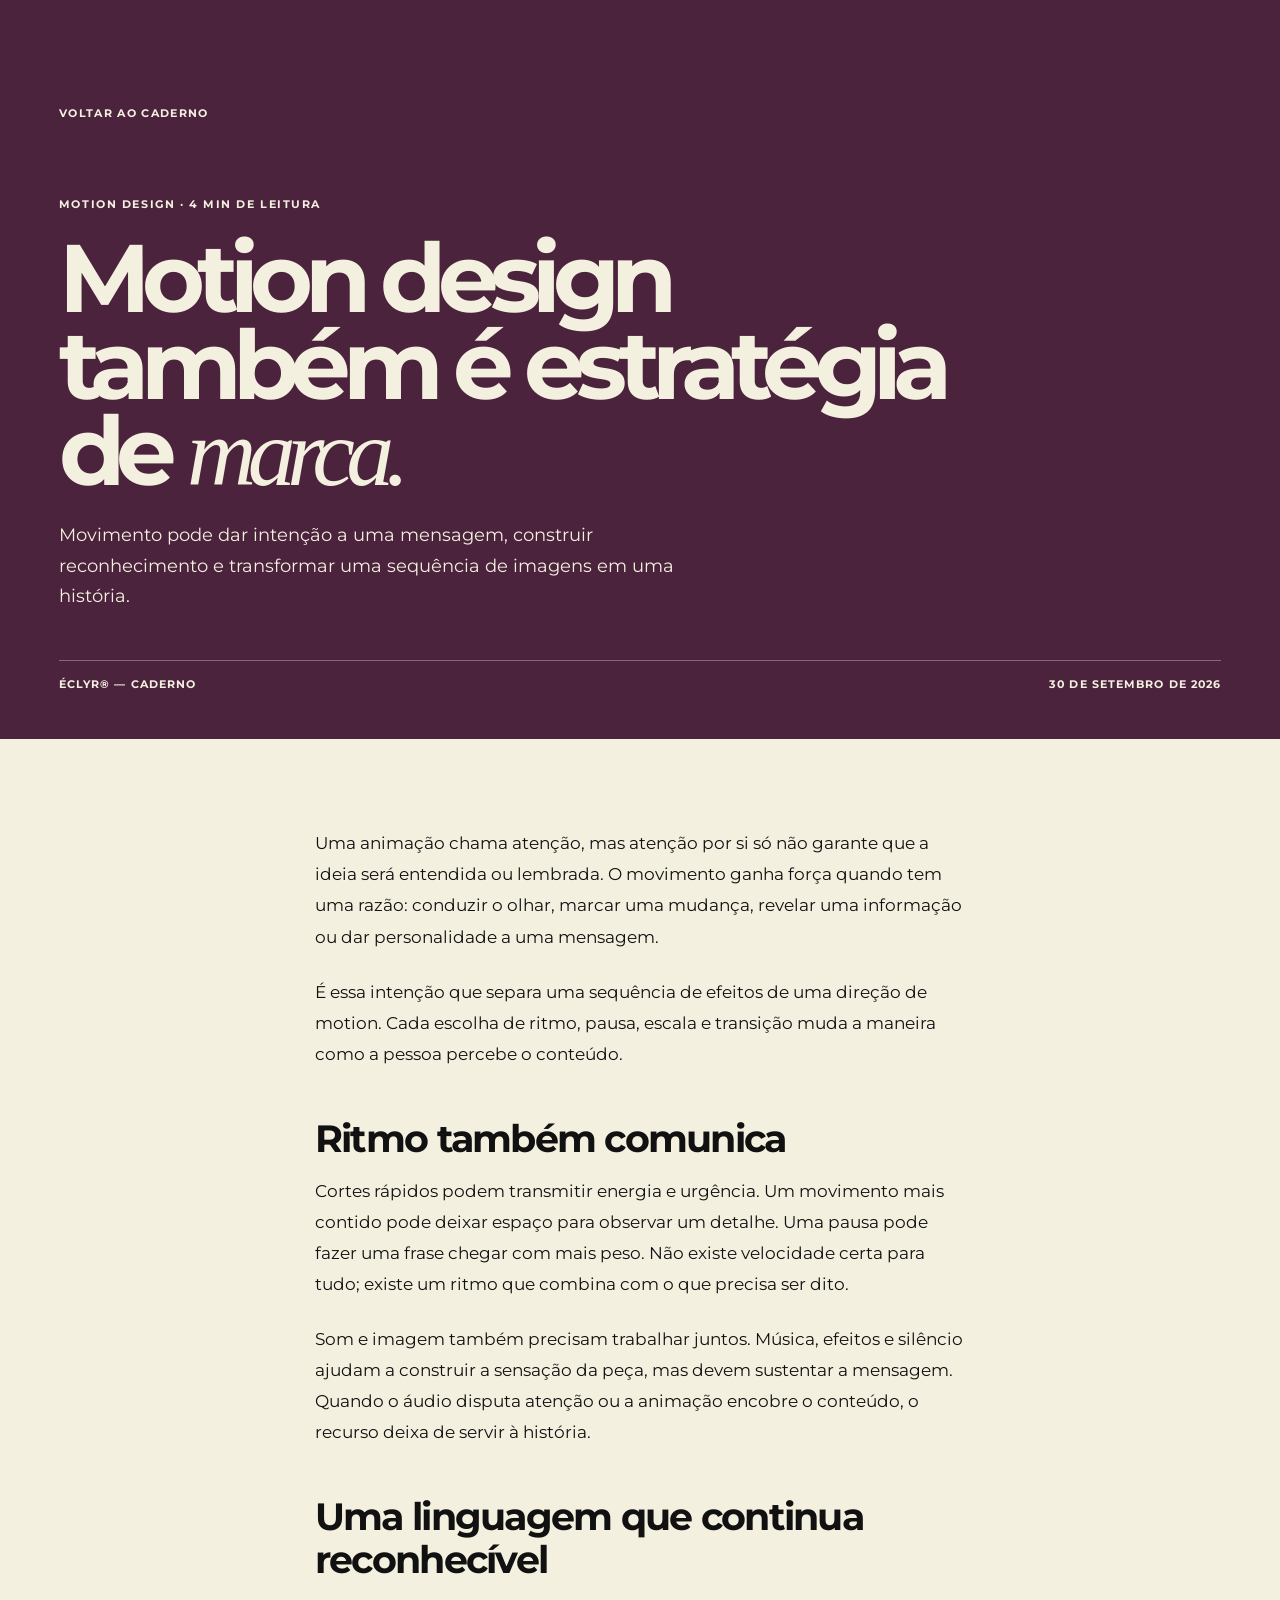
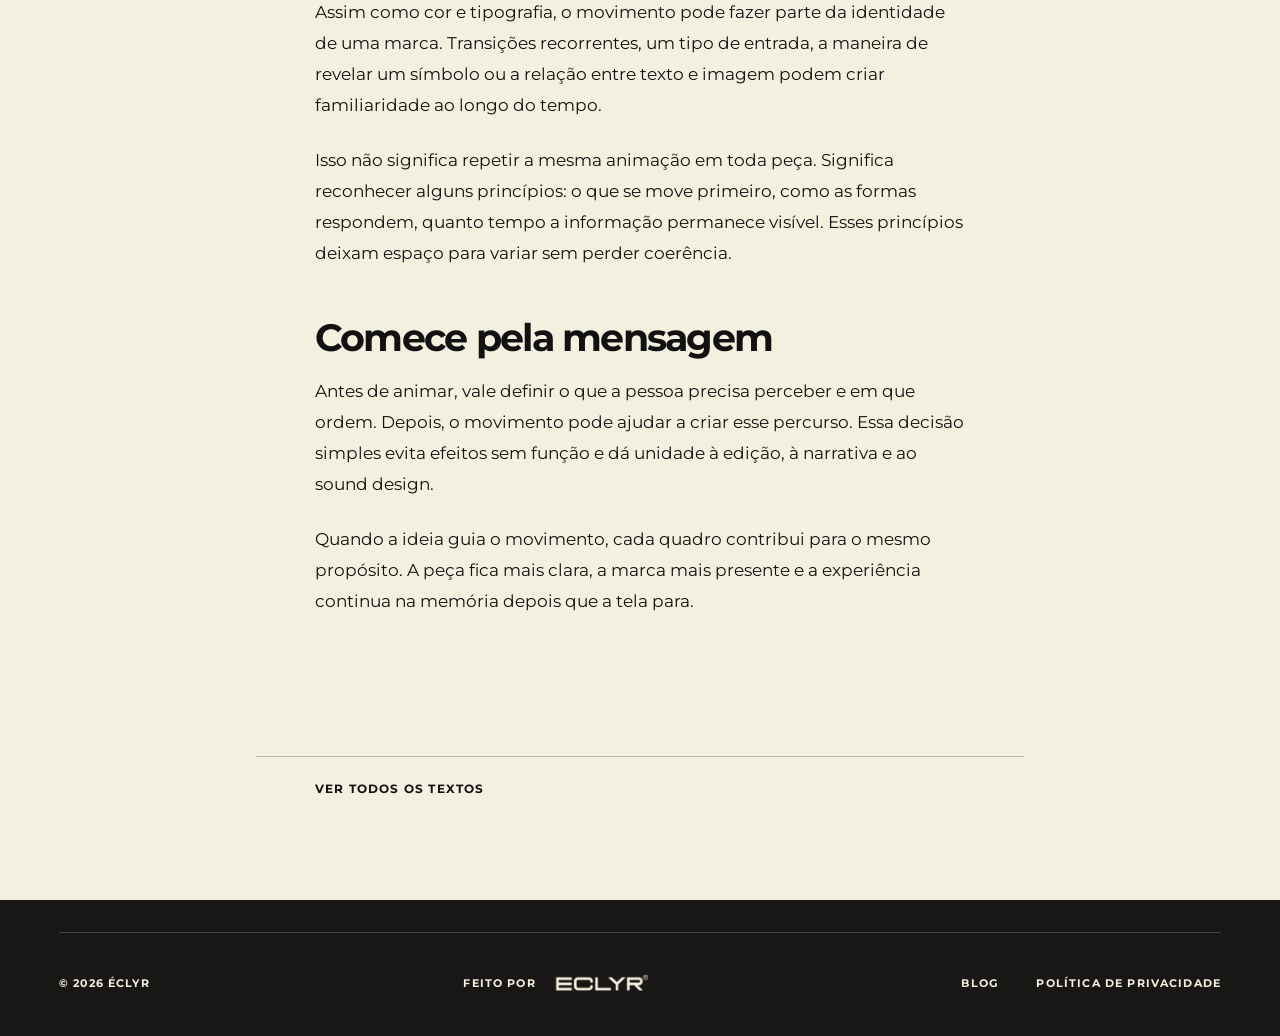
<file: blog/motion-design-e-estrategia-de-marca/index.html>
<!doctype html>
<html lang="pt-BR">
<head>
  <meta charset="utf-8"><meta name="viewport" content="width=device-width, initial-scale=1"><meta name="theme-color" content="#4B233D">
  <meta name="author" content="ÉCLYR®"><meta name="robots" content="index,follow,max-image-preview:large">
  <title>Motion design também é estratégia de marca | ÉCLYR®</title>
  <meta name="description" content="Veja como ritmo, transições e direção de movimento podem reforçar a personalidade e a mensagem de uma marca.">
  <link rel="canonical" href="https://studioeclyr.com.br/blog/motion-design-e-estrategia-de-marca/"><link rel="icon" type="image/png" sizes="180x180" href="/assets/symbol.png"><link rel="stylesheet" href="/styles.css">
  <meta property="og:type" content="article"><meta property="og:locale" content="pt_BR"><meta property="og:site_name" content="ÉCLYR®"><meta property="og:title" content="Motion design também é estratégia de marca"><meta property="og:description" content="Ritmo, transições e direção de movimento podem reforçar uma mensagem."><meta property="og:url" content="https://studioeclyr.com.br/blog/motion-design-e-estrategia-de-marca/"><meta property="og:image" content="https://studioeclyr.com.br/assets/social-preview.png"><meta name="twitter:card" content="summary_large_image"><meta name="twitter:title" content="Motion design também é estratégia de marca"><meta name="twitter:description" content="Ritmo, transições e direção de movimento podem reforçar uma mensagem."><meta name="twitter:image" content="https://studioeclyr.com.br/assets/social-preview.png">
  <script type="application/ld+json">{"@context":"https://schema.org","@type":"BlogPosting","headline":"Motion design também é estratégia de marca","description":"Veja como o movimento pode reforçar a personalidade e a mensagem de uma marca.","image":"https://studioeclyr.com.br/assets/social-preview.png","datePublished":"2026-09-30","dateModified":"2026-09-30","author":{"@type":"Organization","name":"ÉCLYR","url":"https://studioeclyr.com.br/"},"publisher":{"@type":"Organization","name":"ÉCLYR","url":"https://studioeclyr.com.br/"},"mainEntityOfPage":"https://studioeclyr.com.br/blog/motion-design-e-estrategia-de-marca/","inLanguage":"pt-BR"}</script>
</head>
<body class="journal-article">
  <a class="skip-link" href="#conteudo">Pular para o conteúdo</a>
  <main id="conteudo">
    <header class="journal-article-hero"><a class="journal-back" href="/blog/">VOLTAR AO CADERNO</a><div class="journal-kicker">MOTION DESIGN · 4 MIN DE LEITURA</div><h1>Motion design também é estratégia de <i>marca.</i></h1><p class="journal-article-dek">Movimento pode dar intenção a uma mensagem, construir reconhecimento e transformar uma sequência de imagens em uma história.</p><div class="journal-article-meta"><span>ÉCLYR® — CADERNO</span><time datetime="2026-09-30">30 DE SETEMBRO DE 2026</time></div></header>
    <article class="journal-body">
      <p>Uma animação chama atenção, mas atenção por si só não garante que a ideia será entendida ou lembrada. O movimento ganha força quando tem uma razão: conduzir o olhar, marcar uma mudança, revelar uma informação ou dar personalidade a uma mensagem.</p>
      <p>É essa intenção que separa uma sequência de efeitos de uma direção de motion. Cada escolha de ritmo, pausa, escala e transição muda a maneira como a pessoa percebe o conteúdo.</p>
      <h2>Ritmo também comunica</h2>
      <p>Cortes rápidos podem transmitir energia e urgência. Um movimento mais contido pode deixar espaço para observar um detalhe. Uma pausa pode fazer uma frase chegar com mais peso. Não existe velocidade certa para tudo; existe um ritmo que combina com o que precisa ser dito.</p>
      <p>Som e imagem também precisam trabalhar juntos. Música, efeitos e silêncio ajudam a construir a sensação da peça, mas devem sustentar a mensagem. Quando o áudio disputa atenção ou a animação encobre o conteúdo, o recurso deixa de servir à história.</p>
      <h2>Uma linguagem que continua reconhecível</h2>
      <p>Assim como cor e tipografia, o movimento pode fazer parte da identidade de uma marca. Transições recorrentes, um tipo de entrada, a maneira de revelar um símbolo ou a relação entre texto e imagem podem criar familiaridade ao longo do tempo.</p>
      <p>Isso não significa repetir a mesma animação em toda peça. Significa reconhecer alguns princípios: o que se move primeiro, como as formas respondem, quanto tempo a informação permanece visível. Esses princípios deixam espaço para variar sem perder coerência.</p>
      <h2>Comece pela mensagem</h2>
      <p>Antes de animar, vale definir o que a pessoa precisa perceber e em que ordem. Depois, o movimento pode ajudar a criar esse percurso. Essa decisão simples evita efeitos sem função e dá unidade à edição, à narrativa e ao sound design.</p>
      <p>Quando a ideia guia o movimento, cada quadro contribui para o mesmo propósito. A peça fica mais clara, a marca mais presente e a experiência continua na memória depois que a tela para.</p>
    </article>
    <nav class="journal-next" aria-label="Navegação do artigo"><a href="/blog/">VER TODOS OS TEXTOS</a></nav>
  </main>
  <footer class="footer section-dark"><div class="footer-signoff"><span class="footer-copyright">© 2026 ÉCLYR</span><div class="footer-made"><span>FEITO POR</span><img src="/assets/wordmark-ivory.png" width="830" height="160" loading="lazy" alt="ÉCLYR®"></div><div class="footer-links-inline"><a href="/blog/">BLOG</a><a class="footer-policy-link" href="/politica-de-privacidade/">POLÍTICA DE PRIVACIDADE</a></div></div></footer>
</body>
</html>
</file>
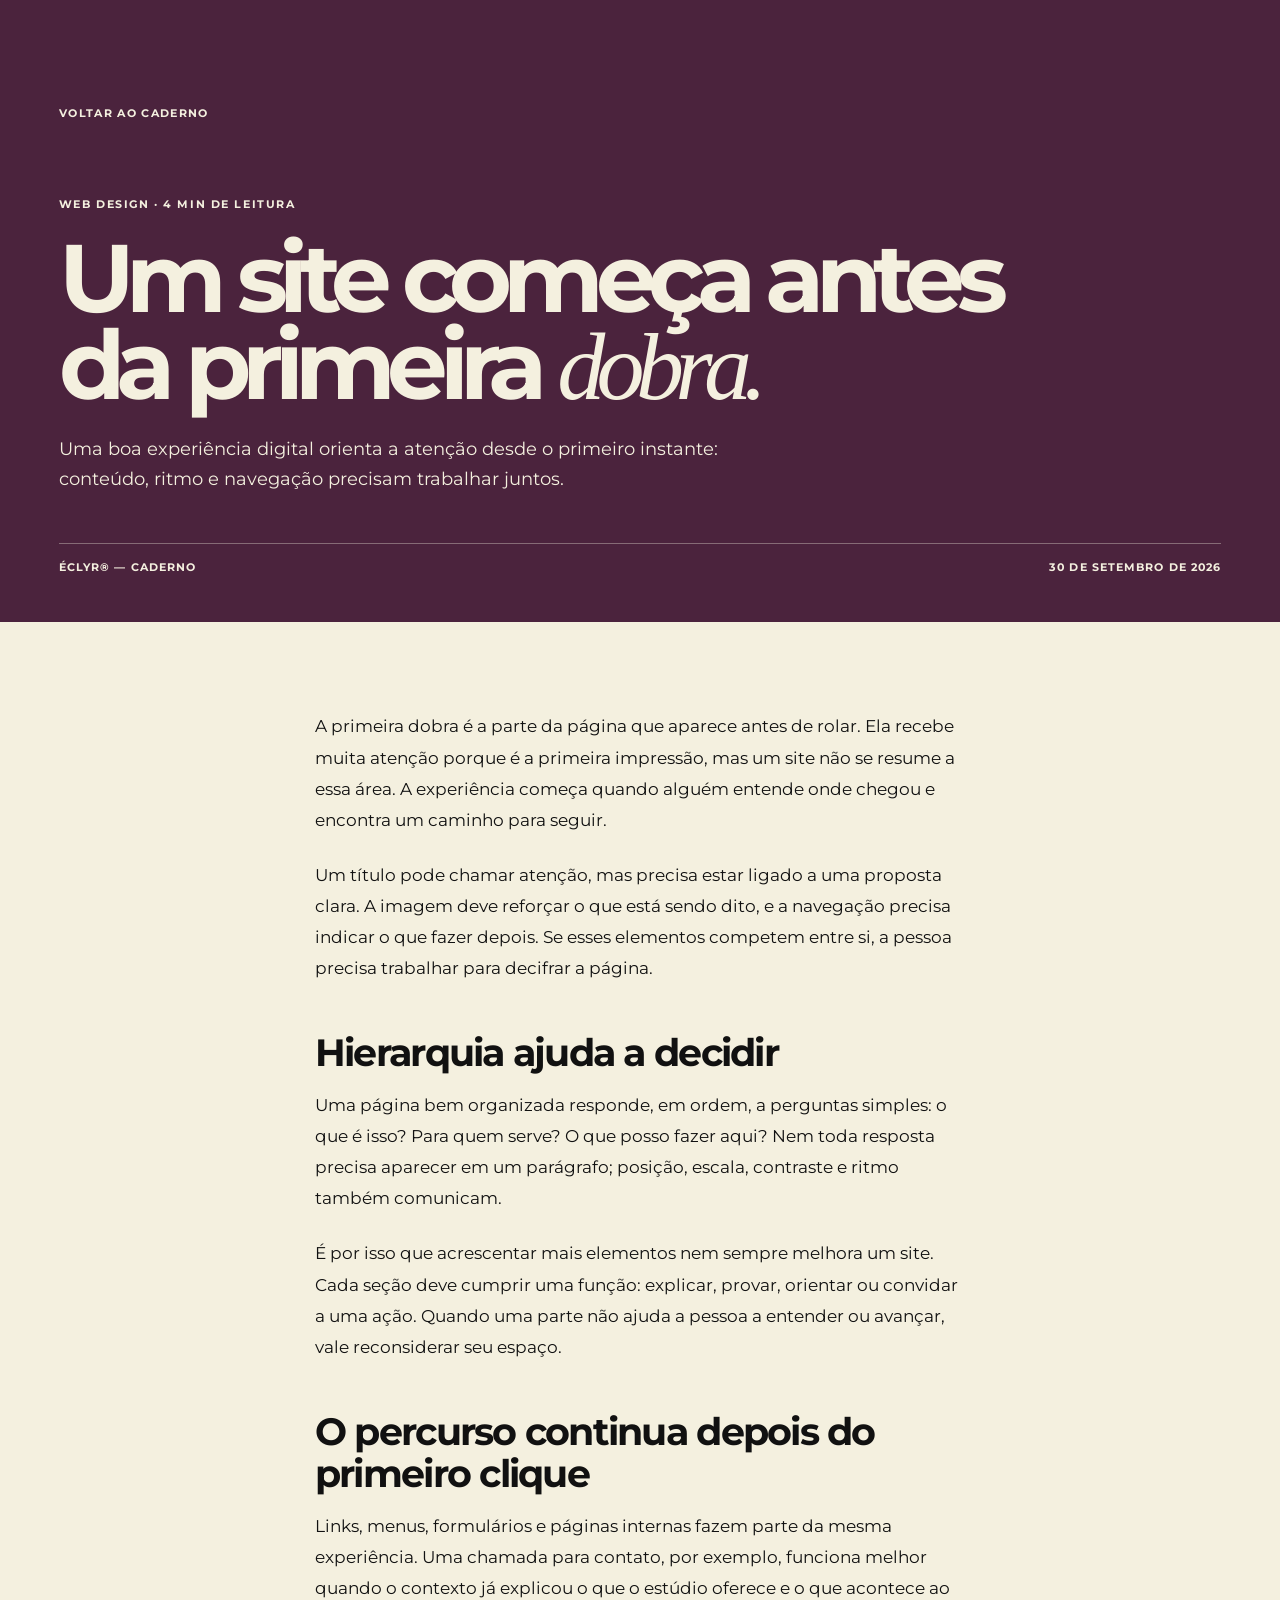
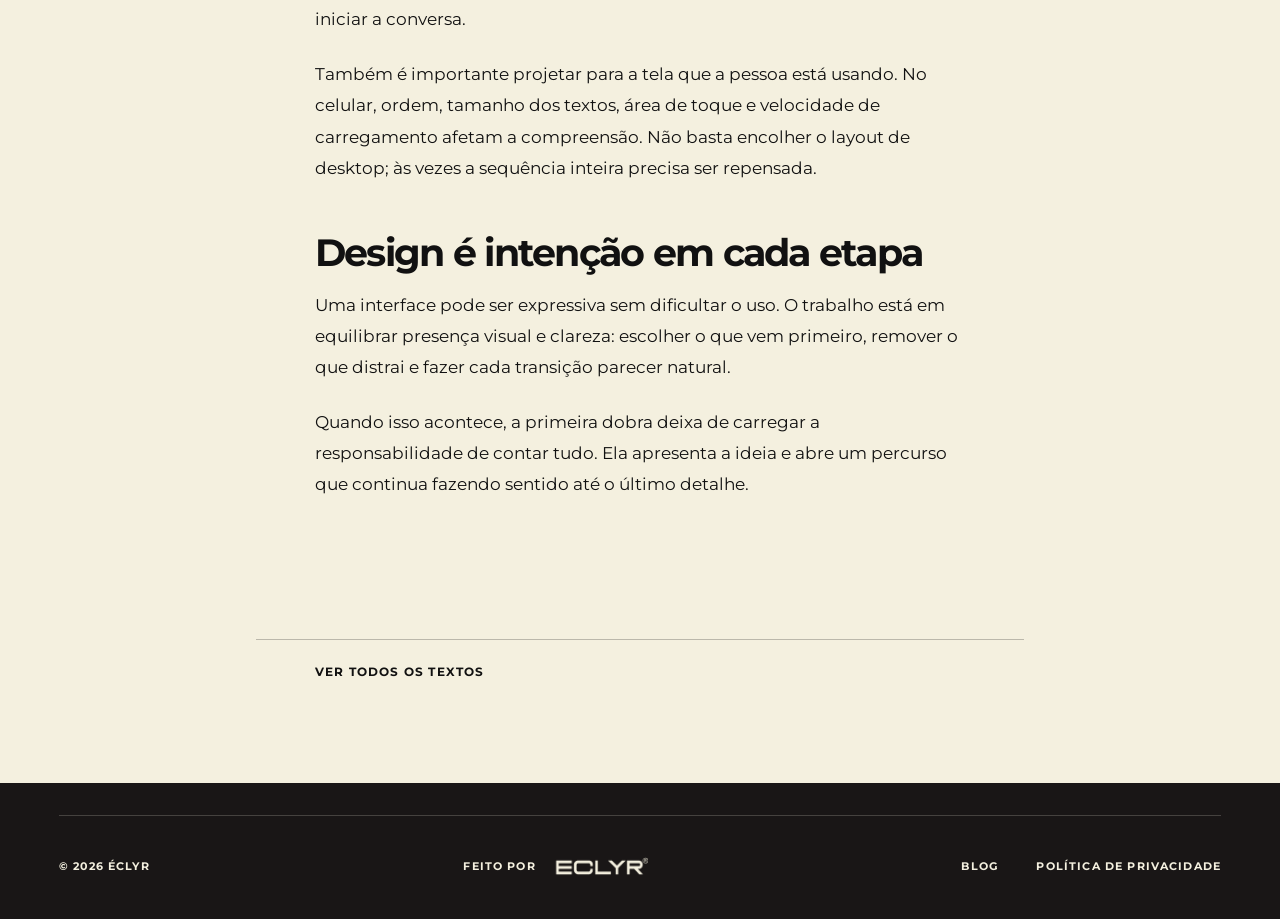
<file: blog/um-site-comeca-antes-da-primeira-dobra/index.html>
<!doctype html>
<html lang="pt-BR">
<head>
  <meta charset="utf-8"><meta name="viewport" content="width=device-width, initial-scale=1"><meta name="theme-color" content="#4B233D">
  <meta name="author" content="ÉCLYR®"><meta name="robots" content="index,follow,max-image-preview:large">
  <title>Um site começa antes da primeira dobra | ÉCLYR®</title>
  <meta name="description" content="Como hierarquia, conteúdo e navegação trabalham juntos para criar uma experiência digital clara desde o primeiro instante.">
  <link rel="canonical" href="https://studioeclyr.com.br/blog/um-site-comeca-antes-da-primeira-dobra/"><link rel="icon" type="image/png" sizes="180x180" href="/assets/symbol.png"><link rel="stylesheet" href="/styles.css">
  <meta property="og:type" content="article"><meta property="og:locale" content="pt_BR"><meta property="og:site_name" content="ÉCLYR®"><meta property="og:title" content="Um site começa antes da primeira dobra"><meta property="og:description" content="Conteúdo, ritmo e navegação precisam trabalhar juntos desde o primeiro instante."><meta property="og:url" content="https://studioeclyr.com.br/blog/um-site-comeca-antes-da-primeira-dobra/"><meta property="og:image" content="https://studioeclyr.com.br/assets/social-preview.png"><meta name="twitter:card" content="summary_large_image"><meta name="twitter:title" content="Um site começa antes da primeira dobra"><meta name="twitter:description" content="Conteúdo, ritmo e navegação precisam trabalhar juntos desde o primeiro instante."><meta name="twitter:image" content="https://studioeclyr.com.br/assets/social-preview.png">
  <script type="application/ld+json">{"@context":"https://schema.org","@type":"BlogPosting","headline":"Um site começa antes da primeira dobra","description":"Como hierarquia, conteúdo e navegação criam uma experiência digital clara.","image":"https://studioeclyr.com.br/assets/social-preview.png","datePublished":"2026-09-30","dateModified":"2026-09-30","author":{"@type":"Organization","name":"ÉCLYR","url":"https://studioeclyr.com.br/"},"publisher":{"@type":"Organization","name":"ÉCLYR","url":"https://studioeclyr.com.br/"},"mainEntityOfPage":"https://studioeclyr.com.br/blog/um-site-comeca-antes-da-primeira-dobra/","inLanguage":"pt-BR"}</script>
</head>
<body class="journal-article">
  <a class="skip-link" href="#conteudo">Pular para o conteúdo</a>
  <main id="conteudo">
    <header class="journal-article-hero"><a class="journal-back" href="/blog/">VOLTAR AO CADERNO</a><div class="journal-kicker">WEB DESIGN · 4 MIN DE LEITURA</div><h1>Um site começa antes da primeira <i>dobra.</i></h1><p class="journal-article-dek">Uma boa experiência digital orienta a atenção desde o primeiro instante: conteúdo, ritmo e navegação precisam trabalhar juntos.</p><div class="journal-article-meta"><span>ÉCLYR® — CADERNO</span><time datetime="2026-09-30">30 DE SETEMBRO DE 2026</time></div></header>
    <article class="journal-body">
      <p>A primeira dobra é a parte da página que aparece antes de rolar. Ela recebe muita atenção porque é a primeira impressão, mas um site não se resume a essa área. A experiência começa quando alguém entende onde chegou e encontra um caminho para seguir.</p>
      <p>Um título pode chamar atenção, mas precisa estar ligado a uma proposta clara. A imagem deve reforçar o que está sendo dito, e a navegação precisa indicar o que fazer depois. Se esses elementos competem entre si, a pessoa precisa trabalhar para decifrar a página.</p>
      <h2>Hierarquia ajuda a decidir</h2>
      <p>Uma página bem organizada responde, em ordem, a perguntas simples: o que é isso? Para quem serve? O que posso fazer aqui? Nem toda resposta precisa aparecer em um parágrafo; posição, escala, contraste e ritmo também comunicam.</p>
      <p>É por isso que acrescentar mais elementos nem sempre melhora um site. Cada seção deve cumprir uma função: explicar, provar, orientar ou convidar a uma ação. Quando uma parte não ajuda a pessoa a entender ou avançar, vale reconsiderar seu espaço.</p>
      <h2>O percurso continua depois do primeiro clique</h2>
      <p>Links, menus, formulários e páginas internas fazem parte da mesma experiência. Uma chamada para contato, por exemplo, funciona melhor quando o contexto já explicou o que o estúdio oferece e o que acontece ao iniciar a conversa.</p>
      <p>Também é importante projetar para a tela que a pessoa está usando. No celular, ordem, tamanho dos textos, área de toque e velocidade de carregamento afetam a compreensão. Não basta encolher o layout de desktop; às vezes a sequência inteira precisa ser repensada.</p>
      <h2>Design é intenção em cada etapa</h2>
      <p>Uma interface pode ser expressiva sem dificultar o uso. O trabalho está em equilibrar presença visual e clareza: escolher o que vem primeiro, remover o que distrai e fazer cada transição parecer natural.</p>
      <p>Quando isso acontece, a primeira dobra deixa de carregar a responsabilidade de contar tudo. Ela apresenta a ideia e abre um percurso que continua fazendo sentido até o último detalhe.</p>
    </article>
    <nav class="journal-next" aria-label="Navegação do artigo"><a href="/blog/">VER TODOS OS TEXTOS</a></nav>
  </main>
  <footer class="footer section-dark"><div class="footer-signoff"><span class="footer-copyright">© 2026 ÉCLYR</span><div class="footer-made"><span>FEITO POR</span><img src="/assets/wordmark-ivory.png" width="830" height="160" loading="lazy" alt="ÉCLYR®"></div><div class="footer-links-inline"><a href="/blog/">BLOG</a><a class="footer-policy-link" href="/politica-de-privacidade/">POLÍTICA DE PRIVACIDADE</a></div></div></footer>
</body>
</html>
</file>
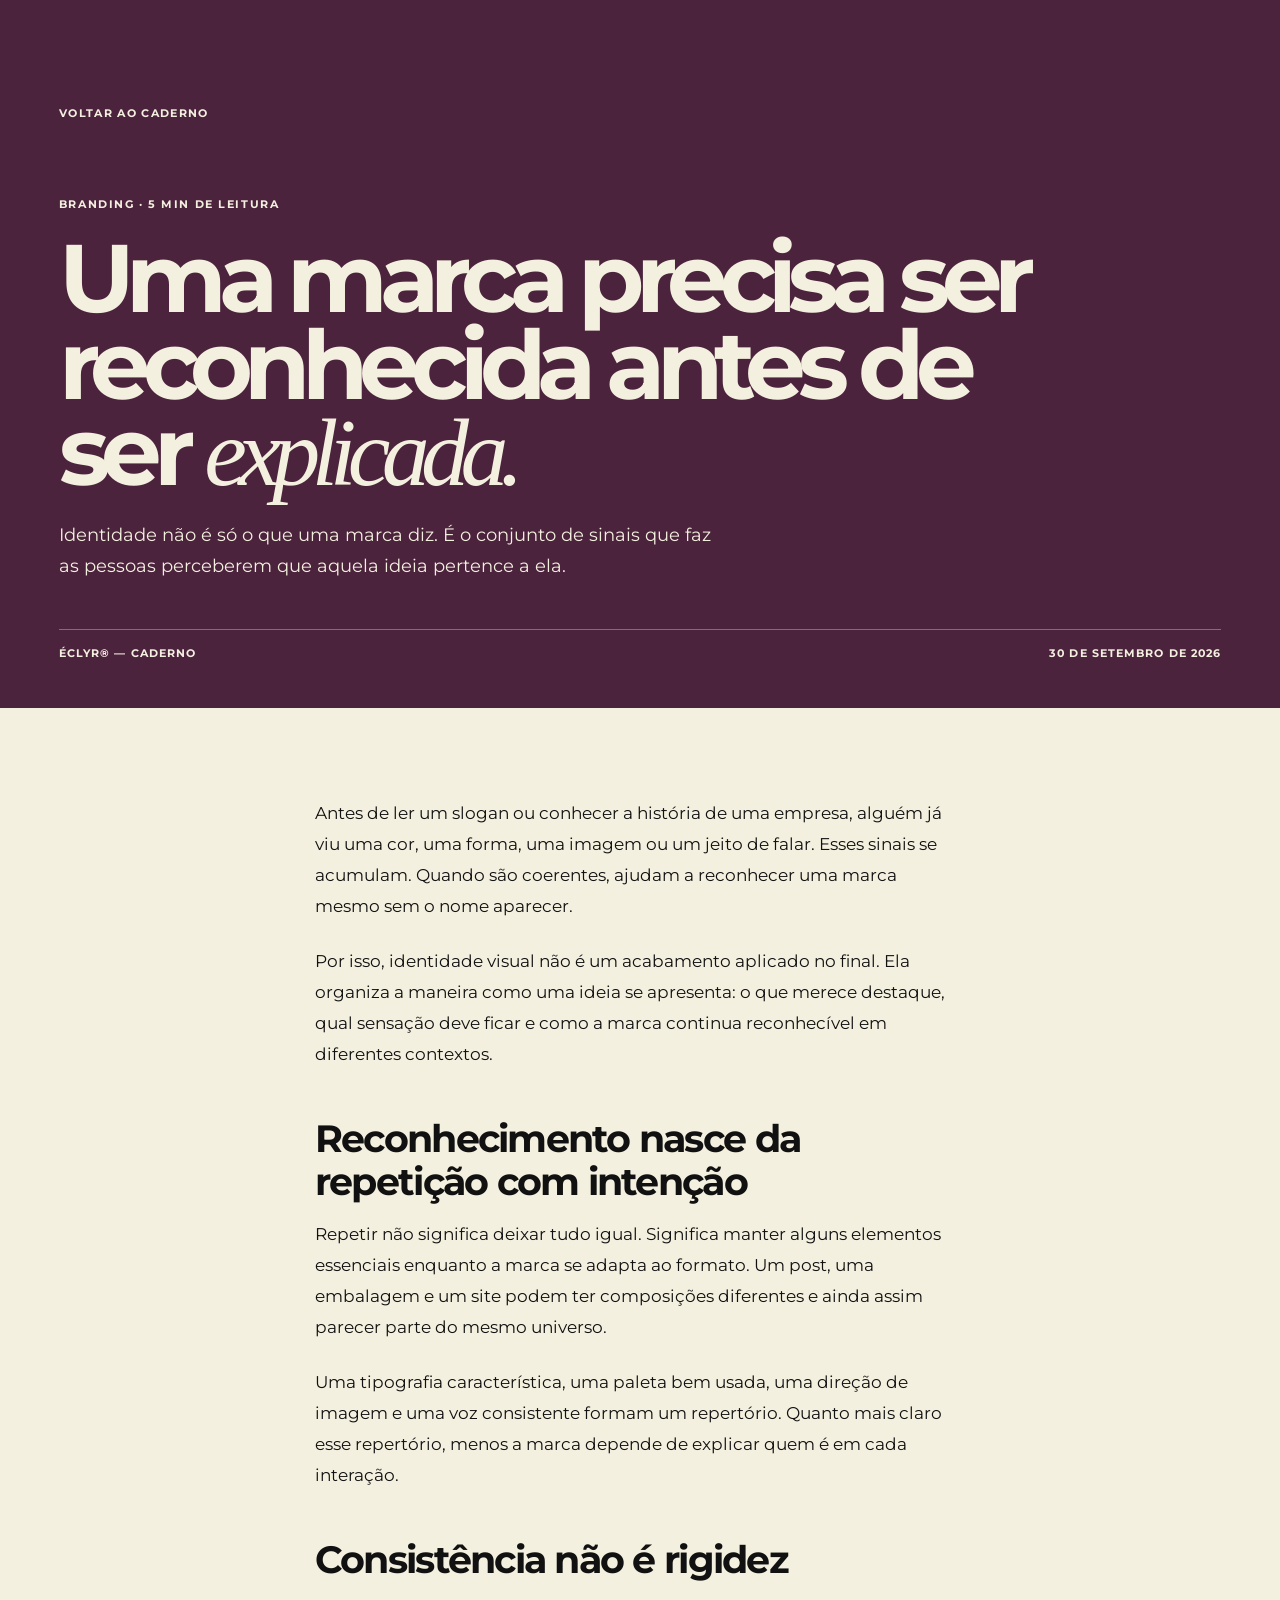
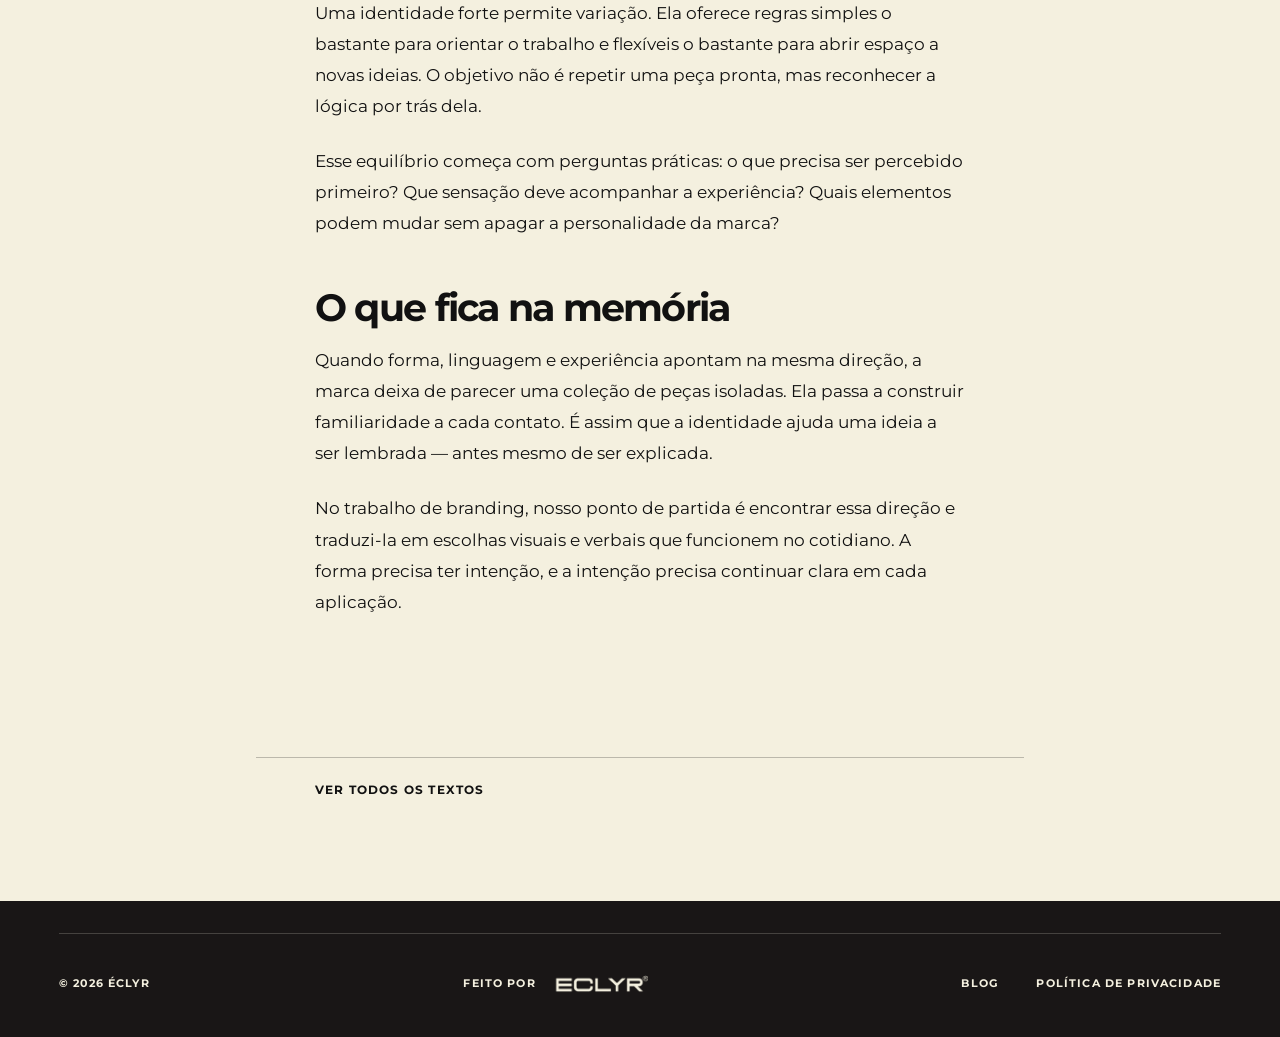
<file: blog/uma-marca-antes-de-ser-explicada/index.html>
<!doctype html>
<html lang="pt-BR">
<head>
  <meta charset="utf-8"><meta name="viewport" content="width=device-width, initial-scale=1"><meta name="theme-color" content="#4B233D">
  <meta name="author" content="ÉCLYR®"><meta name="robots" content="index,follow,max-image-preview:large">
  <title>Uma marca precisa ser reconhecida antes de ser explicada | ÉCLYR®</title>
  <meta name="description" content="Entenda como identidade visual, voz e consistência criam reconhecimento de marca antes mesmo de uma explicação.">
  <link rel="canonical" href="https://studioeclyr.com.br/blog/uma-marca-antes-de-ser-explicada/"><link rel="icon" type="image/png" sizes="180x180" href="/assets/symbol.png"><link rel="stylesheet" href="/styles.css">
  <meta property="og:type" content="article"><meta property="og:locale" content="pt_BR"><meta property="og:site_name" content="ÉCLYR®"><meta property="og:title" content="Uma marca precisa ser reconhecida antes de ser explicada"><meta property="og:description" content="Identidade é o conjunto de sinais que faz uma ideia ser reconhecida como sua."><meta property="og:url" content="https://studioeclyr.com.br/blog/uma-marca-antes-de-ser-explicada/"><meta property="og:image" content="https://studioeclyr.com.br/assets/social-preview.png"><meta name="twitter:card" content="summary_large_image"><meta name="twitter:title" content="Uma marca precisa ser reconhecida antes de ser explicada"><meta name="twitter:description" content="Identidade é o conjunto de sinais que faz uma ideia ser reconhecida como sua."><meta name="twitter:image" content="https://studioeclyr.com.br/assets/social-preview.png">
  <script type="application/ld+json">{"@context":"https://schema.org","@type":"BlogPosting","headline":"Uma marca precisa ser reconhecida antes de ser explicada","description":"Entenda como identidade visual, voz e consistência criam reconhecimento de marca.","image":"https://studioeclyr.com.br/assets/social-preview.png","datePublished":"2026-09-30","dateModified":"2026-09-30","author":{"@type":"Organization","name":"ÉCLYR","url":"https://studioeclyr.com.br/"},"publisher":{"@type":"Organization","name":"ÉCLYR","url":"https://studioeclyr.com.br/"},"mainEntityOfPage":"https://studioeclyr.com.br/blog/uma-marca-antes-de-ser-explicada/","inLanguage":"pt-BR"}</script>
</head>
<body class="journal-article">
  <a class="skip-link" href="#conteudo">Pular para o conteúdo</a>
  <main id="conteudo">
    <header class="journal-article-hero"><a class="journal-back" href="/blog/">VOLTAR AO CADERNO</a><div class="journal-kicker">BRANDING · 5 MIN DE LEITURA</div><h1>Uma marca precisa ser reconhecida antes de ser <i>explicada.</i></h1><p class="journal-article-dek">Identidade não é só o que uma marca diz. É o conjunto de sinais que faz as pessoas perceberem que aquela ideia pertence a ela.</p><div class="journal-article-meta"><span>ÉCLYR® — CADERNO</span><time datetime="2026-09-30">30 DE SETEMBRO DE 2026</time></div></header>
    <article class="journal-body">
      <p>Antes de ler um slogan ou conhecer a história de uma empresa, alguém já viu uma cor, uma forma, uma imagem ou um jeito de falar. Esses sinais se acumulam. Quando são coerentes, ajudam a reconhecer uma marca mesmo sem o nome aparecer.</p>
      <p>Por isso, identidade visual não é um acabamento aplicado no final. Ela organiza a maneira como uma ideia se apresenta: o que merece destaque, qual sensação deve ficar e como a marca continua reconhecível em diferentes contextos.</p>
      <h2>Reconhecimento nasce da repetição com intenção</h2>
      <p>Repetir não significa deixar tudo igual. Significa manter alguns elementos essenciais enquanto a marca se adapta ao formato. Um post, uma embalagem e um site podem ter composições diferentes e ainda assim parecer parte do mesmo universo.</p>
      <p>Uma tipografia característica, uma paleta bem usada, uma direção de imagem e uma voz consistente formam um repertório. Quanto mais claro esse repertório, menos a marca depende de explicar quem é em cada interação.</p>
      <h2>Consistência não é rigidez</h2>
      <p>Uma identidade forte permite variação. Ela oferece regras simples o bastante para orientar o trabalho e flexíveis o bastante para abrir espaço a novas ideias. O objetivo não é repetir uma peça pronta, mas reconhecer a lógica por trás dela.</p>
      <p>Esse equilíbrio começa com perguntas práticas: o que precisa ser percebido primeiro? Que sensação deve acompanhar a experiência? Quais elementos podem mudar sem apagar a personalidade da marca?</p>
      <h2>O que fica na memória</h2>
      <p>Quando forma, linguagem e experiência apontam na mesma direção, a marca deixa de parecer uma coleção de peças isoladas. Ela passa a construir familiaridade a cada contato. É assim que a identidade ajuda uma ideia a ser lembrada — antes mesmo de ser explicada.</p>
      <p>No trabalho de branding, nosso ponto de partida é encontrar essa direção e traduzi-la em escolhas visuais e verbais que funcionem no cotidiano. A forma precisa ter intenção, e a intenção precisa continuar clara em cada aplicação.</p>
    </article>
    <nav class="journal-next" aria-label="Navegação do artigo"><a href="/blog/">VER TODOS OS TEXTOS</a></nav>
  </main>
  <footer class="footer section-dark"><div class="footer-signoff"><span class="footer-copyright">© 2026 ÉCLYR</span><div class="footer-made"><span>FEITO POR</span><img src="/assets/wordmark-ivory.png" width="830" height="160" loading="lazy" alt="ÉCLYR®"></div><div class="footer-links-inline"><a href="/blog/">BLOG</a><a class="footer-policy-link" href="/politica-de-privacidade/">POLÍTICA DE PRIVACIDADE</a></div></div></footer>
</body>
</html>
</file>
<file: styles.css>
@font-face{font-family:Montserrat;src:url('/assets/Montserrat-Regular.ttf') format('truetype');font-weight:400;font-display:swap}@font-face{font-family:Montserrat;src:url('/assets/Montserrat-Bold.ttf') format('truetype');font-weight:700;font-display:swap}@font-face{font-family:Montserrat;src:url('/assets/Montserrat-Black.ttf') format('truetype');font-weight:900;font-display:swap}
:root{--plum:#4b233d;--black:#111;--warm:#191616;--ivory:#f4f0df;--off:#f5f3ee;--line:rgba(17,17,17,.2);--gutter:clamp(1.25rem,4.6vw,5.5rem);--small:.72rem;--ease:cubic-bezier(.22,1,.36,1)}
*{box-sizing:border-box}html{scroll-behavior:smooth;overflow-x:clip}body{margin:0;background:var(--plum);color:var(--black);font-family:Montserrat,Arial,sans-serif;-webkit-font-smoothing:antialiased;overflow-x:clip}img{display:block;max-width:100%}a{color:inherit;text-decoration:none}button{font:inherit}a:focus-visible,button:focus-visible{outline:2px solid currentColor;outline-offset:5px}::selection{background:var(--plum);color:var(--ivory)}.skip-link{position:fixed;left:1rem;top:-5rem;z-index:999;background:var(--ivory);color:var(--black);padding:.8rem 1rem}.skip-link:focus{top:1rem}.section-light{background:var(--off)}.section-ivory{background:var(--ivory)}.section-dark{background:var(--warm);color:var(--ivory)}.section-plum{background:var(--plum);color:var(--ivory)}.section-topline{display:flex;justify-content:space-between;gap:1rem;margin:0 var(--gutter);padding:1.45rem 0;border-top:1px solid currentColor;font-size:var(--small);font-weight:700;letter-spacing:.09em;line-height:1.4}.section-topline span:last-child{text-align:right}.reveal{opacity:1;transform:none}.js-motion .reveal{opacity:0;transform:translateY(2rem)}

.site-header{height:5.5rem;position:absolute;top:0;left:0;right:0;z-index:20;display:flex;align-items:center;justify-content:space-between;padding:0 var(--gutter);color:var(--ivory);transition:background .35s,transform .35s}.site-header.scrolled{position:fixed;height:4.2rem;background:rgba(25,22,22,.94);backdrop-filter:blur(9px)}.site-logo{width:clamp(7.6rem,10vw,10.2rem);height:3rem;display:flex;align-items:center}.site-logo img{width:100%;height:auto}.nav-links{display:flex;gap:clamp(1.5rem,3vw,3.8rem);font-size:.68rem;font-weight:700;letter-spacing:.14em}.nav-links a,.footer a{position:relative}.nav-links a::after,.footer a::after,.work-more::after{content:"";position:absolute;left:0;bottom:-.35rem;width:100%;height:1px;background:currentColor;transform:scaleX(0);transform-origin:right;transition:transform .4s var(--ease)}.nav-links a:hover::after,.nav-links a:focus-visible::after,.footer a:hover::after,.footer a:focus-visible::after,.work-more:hover::after{transform:scaleX(1);transform-origin:left}.menu-toggle{display:none}
.hero{min-height:100svh;position:relative;overflow:hidden;background:#260d20;color:var(--ivory)}.hero-media,.hero-media img,.hero-shade{position:absolute;inset:0;width:100%;height:100%}.hero-media img{object-fit:cover;object-position:center center;will-change:transform}.hero-shade{background:linear-gradient(180deg,rgba(0,0,0,.28),transparent 22%,transparent 77%,rgba(0,0,0,.58));pointer-events:none}.hero-mobile-copy{position:absolute;width:1px;height:1px;clip:rect(0 0 0 0);overflow:hidden;white-space:nowrap}.hero-periphery,.hero-explore{position:absolute;z-index:2;font-size:.64rem;font-weight:700;letter-spacing:.17em;line-height:1.6;text-shadow:0 1px 5px rgba(0,0,0,.5)}.hero-left{left:var(--gutter);bottom:2.35rem}.hero-right{right:var(--gutter);bottom:2.35rem;text-align:right}.hero-explore{left:50%;bottom:2.35rem;transform:translateX(-50%);display:flex;gap:.7rem}.hero-explore span{font-size:1rem;line-height:1}
.manifesto{min-height:110vh;padding-bottom:clamp(6rem,13vw,15rem);overflow:hidden}.manifesto-grid{display:grid;grid-template-columns:minmax(0,1.75fr) minmax(14rem,.55fr);gap:5vw;margin:clamp(5rem,11vw,11rem) var(--gutter) 0}.manifesto-head{margin:0;font-size:clamp(2.75rem,6.15vw,7.3rem);font-weight:900;letter-spacing:-.095em;line-height:.93}.manifesto-head span{font-family:Georgia,serif;font-weight:400;font-style:italic;letter-spacing:-.075em}.manifesto-aside{display:flex;flex-direction:column;align-items:flex-start;justify-content:end;padding-bottom:.5rem}.asterisk{font-size:3.8rem;line-height:1;color:var(--plum)}.manifesto-aside p{max-width:19rem;margin:4.5rem 0 3rem;font-size:clamp(1rem,1.2vw,1.22rem);line-height:1.6;letter-spacing:-.025em}.aside-meta{width:100%;display:flex;justify-content:space-between;gap:1rem;border-top:1px solid var(--black);padding-top:.8rem;font-size:.65rem;font-weight:700;letter-spacing:.08em}.margin-note{margin:8rem var(--gutter) 0;text-align:right;font-size:.6rem;letter-spacing:.14em;font-weight:700}
.disciplines{padding-bottom:clamp(6rem,12vw,11rem);overflow:hidden}.split-heading{margin:clamp(3rem,7vw,6rem) var(--gutter) clamp(4rem,9vw,8rem);font-size:clamp(4.1rem,13.5vw,17rem);letter-spacing:-.12em;line-height:.75;font-weight:900;white-space:nowrap}.split-heading span:first-child{font-family:Georgia,serif;font-style:italic;font-weight:400;font-size:.52em;vertical-align:15%;letter-spacing:-.12em}.split-heading .period{color:var(--plum)}.discipline-list{margin:0 var(--gutter)}.discipline-row{display:grid;grid-template-columns:18% 1fr 2rem;gap:2rem;border-top:1px solid var(--black);padding:2rem 0 4rem}.discipline-row:last-child{border-bottom:1px solid var(--black)}.discipline-index{font-size:.75rem;font-weight:700;letter-spacing:.1em}.discipline-content{display:grid;grid-template-columns:1.1fr .9fr;gap:4vw}.discipline-content h3{margin:0;font-size:clamp(2rem,4.1vw,4.9rem);font-weight:900;letter-spacing:-.09em;line-height:.95}.discipline-content p{max-width:24rem;margin:.25rem 0 0;font-size:1rem;line-height:1.65}.discipline-mark{font-size:2rem;line-height:.8;font-family:Arial,sans-serif}
.motion{padding-bottom:clamp(5rem,10vw,10rem);overflow:hidden}.motion-heading-wrap{display:flex;justify-content:space-between;align-items:end;gap:2rem;margin:clamp(4rem,8vw,8rem) var(--gutter) 4rem}.display-heading{margin:0;font-size:clamp(4.8rem,12.2vw,14rem);font-weight:900;line-height:.82;letter-spacing:-.11em}.display-heading i{font-family:Georgia,serif;font-size:.82em;font-weight:400;letter-spacing:-.095em}.motion-heading-wrap p{font-size:1rem;max-width:11rem;line-height:1.5}.motion-stage{width:82%;margin-left:auto;margin-right:var(--gutter)}.motion-image{height:min(70vw,49rem);overflow:hidden}.motion-image img{width:100%;height:100%;object-fit:cover;object-position:center;transition:transform .75s var(--ease)}.motion-image:hover img{transform:scale(1.02)}.motion-caption{display:flex;justify-content:space-between;gap:1rem;margin-top:1rem;font-size:.66rem;font-weight:700;letter-spacing:.1em}
.web-section{padding-bottom:clamp(7rem,13vw,13rem);overflow:hidden}.web-intro{display:flex;justify-content:space-between;align-items:end;gap:3rem;margin:clamp(5rem,10vw,10rem) var(--gutter) 6rem}.web-intro p{max-width:22rem;font-size:1rem;line-height:1.65;margin:0 0 .5rem}.web-composition{margin-left:var(--gutter);width:min(78%,84rem);height:clamp(29rem,58vw,52rem);background:var(--plum);color:var(--ivory);padding:1.6rem clamp(1.4rem,3vw,3rem);display:flex;flex-direction:column;justify-content:space-between;overflow:hidden;box-shadow:1.7rem 1.7rem 0 #d9d2c8}.web-composition-header,.web-composition-footer{display:flex;justify-content:space-between;gap:1rem;font-size:.68rem;font-weight:700;letter-spacing:.1em}.web-composition-main{display:flex;align-items:end;justify-content:space-between;gap:1rem}.web-composition-main>span:first-child{font-size:clamp(3rem,8.7vw,10rem);font-weight:900;line-height:.83;letter-spacing:-.1em}.web-composition-seal{border:1px solid var(--ivory);border-radius:100%;aspect-ratio:1;width:clamp(5rem,12vw,10rem);display:grid;place-content:center;text-align:center;font-size:.6rem;font-weight:700;line-height:1.7;transform:rotate(15deg)}
.work{padding-bottom:clamp(7rem,12vw,13rem);overflow:hidden}.work-heading{margin:clamp(5rem,9vw,9rem) var(--gutter) clamp(7rem,13vw,13rem);font-weight:900;font-size:clamp(5.4rem,14.6vw,17rem);line-height:.76;letter-spacing:-.115em}.work-heading i{font-family:Georgia,serif;font-weight:400;letter-spacing:-.115em}.project{margin:0 var(--gutter) clamp(8rem,14vw,14rem)}.project-prelude{display:flex;justify-content:space-between;gap:1rem;padding-top:1rem;border-top:1px solid currentColor;font-size:.67rem;font-weight:700;letter-spacing:.1em}.project-image{margin-top:1.4rem;height:min(68vw,53rem);overflow:hidden}.project-image img{width:100%;height:100%;object-fit:cover;transition:transform .8s var(--ease)}.project-image:hover img{transform:scale(1.02)}.project-details{display:flex;justify-content:space-between;gap:2rem;padding-top:2rem}.project-details h3{margin:0;font-size:clamp(2.3rem,5.5vw,6rem);font-weight:900;line-height:.9;letter-spacing:-.08em}.project-details div{display:flex;flex-direction:column;gap:.8rem;text-align:right;font-size:.67rem;font-weight:700;letter-spacing:.1em}.project-two{width:66%;margin-left:auto}.project-web-visual{height:clamp(25rem,43vw,40rem);margin-top:1.4rem;background:var(--warm);color:var(--ivory);padding:1.5rem 2rem;display:flex;flex-direction:column;justify-content:space-between;overflow:hidden}.project-web-visual>span,.project-web-visual small{font-size:.7rem;font-weight:700;letter-spacing:.14em}.project-web-visual strong{font-size:clamp(4rem,7.8vw,10rem);font-weight:900;line-height:.8;letter-spacing:-.11em;transform:translateX(-.035em)}.work-more{display:inline-block;position:relative;margin:0 var(--gutter);padding:1rem 0;font-size:.75rem;font-weight:700;letter-spacing:.12em}.work-more span{margin-left:2rem}
.founder{overflow:hidden;padding-bottom:clamp(6rem,12vw,12rem)}.founder-grid{display:grid;grid-template-columns:54% 1fr;gap:5vw;align-items:center;margin:clamp(5rem,9vw,9rem) var(--gutter) 0}.founder-photo{height:clamp(35rem,65vw,62rem);overflow:hidden}.founder-photo img{width:100%;height:100%;object-fit:cover;object-position:50% 25%;filter:saturate(.85)}.founder-story{align-self:end;padding-bottom:3rem}.founder-kicker,.founder-role{font-size:.66rem;font-weight:700;letter-spacing:.13em;line-height:1.7}.founder-story h2{margin:2.5rem 0 2rem;font-size:clamp(3rem,7vw,8rem);letter-spacing:-.11em;font-weight:900;line-height:.85;white-space:nowrap;transform:translateX(-12%)}.founder-story h2 i{font-family:Georgia,serif;font-weight:400;letter-spacing:-.11em}.founder-story blockquote{margin:clamp(4rem,8vw,8rem) 0 3rem;max-width:26rem;font-family:Georgia,serif;font-style:italic;font-size:clamp(1.6rem,2.25vw,2.6rem);line-height:1.25}.founder-fields{display:flex;gap:1.5rem;border-top:1px solid var(--ivory);padding-top:1rem;font-size:.68rem;font-weight:700;letter-spacing:.12em}
.contact{min-height:100svh;padding-bottom:6rem}.contact-inner{margin:clamp(7rem,13vw,13rem) var(--gutter) 0}.contact-overline{font-size:.7rem;font-weight:700;letter-spacing:.16em}.contact h2{margin:2.5rem 0 4rem;font-size:clamp(4.8rem,11.6vw,14rem);font-weight:900;letter-spacing:-.115em;line-height:.82}.contact h2 i{font-family:Georgia,serif;font-weight:400;letter-spacing:-.1em}.contact-link{display:inline-flex;justify-content:space-between;gap:6rem;align-items:center;min-width:min(100%,25rem);padding:1.2rem 1.4rem;border:1px solid var(--ivory);font-size:.75rem;font-weight:700;letter-spacing:.12em;transition:background .35s,color .35s}.contact-link:hover{background:var(--ivory);color:var(--plum)}.contact-link span{font-size:1.2rem}
.footer{padding:6rem var(--gutter) 2rem;border-top:1px solid rgba(244,240,223,.32)}.footer-main{display:flex;justify-content:space-between;gap:2rem;min-height:20rem}.footer-main img{width:clamp(13rem,25vw,23rem);height:clamp(13rem,25vw,23rem);object-fit:contain;object-position:left top}.footer-main>div{display:grid;grid-template-columns:1fr 1fr;gap:3rem;font-size:.7rem;line-height:1.7;font-weight:700;letter-spacing:.12em}.footer-links{display:flex;flex-direction:column;gap:1rem}.footer-bottom{display:flex;justify-content:space-between;gap:1rem;border-top:1px solid rgba(244,240,223,.4);padding-top:1.3rem;font-size:.63rem;font-weight:700;letter-spacing:.1em}
@media(max-width:900px){.manifesto-grid{grid-template-columns:1fr}.manifesto-aside{max-width:28rem;margin-left:auto}.discipline-content{grid-template-columns:1fr;gap:1.3rem}.web-intro{display:block}.web-intro p{margin:3rem 0 0 auto}.founder-grid{grid-template-columns:1fr 1fr;gap:2rem}.founder-story h2{font-size:clamp(3.2rem,7vw,6rem)}.founder-story blockquote{font-size:1.5rem}.project-two{width:78%}}
@media(max-width:640px){:root{--gutter:1.25rem}.site-header{height:4.5rem}.site-header.scrolled{height:4rem}.site-logo{width:7.5rem}.menu-toggle{display:grid;gap:5px;background:transparent;border:0;padding:.7rem;color:var(--ivory);z-index:30}.menu-toggle span{display:block;width:1.5rem;height:1px;background:currentColor;transition:transform .25s}.menu-toggle[aria-expanded="true"] span:first-child{transform:translateY(3px) rotate(45deg)}.menu-toggle[aria-expanded="true"] span:last-child{transform:translateY(-3px) rotate(-45deg)}.nav-links{display:none;position:absolute;top:0;left:0;right:0;min-height:19rem;background:var(--warm);padding:6rem var(--gutter) 3rem;flex-direction:column;gap:1.5rem;font-size:1rem}.nav-links.open{display:flex}.hero{min-height:100svh}.hero-media img{object-position:53% center;transform:scale(1.12)}.hero-shade{background:linear-gradient(180deg,rgba(21,4,16,.7),rgba(21,4,16,.08) 45%,rgba(21,4,16,.83))}.hero-mobile-copy{width:auto;height:auto;clip:auto;overflow:visible;white-space:normal;left:var(--gutter);right:var(--gutter);bottom:8.5rem;z-index:2}.hero-mobile-copy .eyebrow{display:block;margin-bottom:1.2rem;font-size:.64rem;font-weight:700;letter-spacing:.13em}.hero-mobile-copy h1{margin:0;font-size:clamp(3.4rem,12vw,6.4rem);font-weight:900;line-height:.87;letter-spacing:-.1em;text-shadow:0 2px 18px rgba(0,0,0,.55)}.hero-mobile-copy h1 em{font-family:Georgia,serif;font-size:.84em;font-weight:400;letter-spacing:-.09em}.hero-periphery{bottom:2.4rem;font-size:.57rem}.hero-explore{bottom:2.5rem;left:auto;right:var(--gutter);transform:none}.hero-right{display:none}.manifesto{min-height:0;padding-bottom:7rem}.manifesto-grid{margin:5rem var(--gutter) 0;gap:4rem}.manifesto-head{font-size:clamp(2.6rem,10.4vw,4.6rem)}.manifesto-aside{margin:0 0 0 18%;max-width:none}.manifesto-aside p{margin:2rem 0}.margin-note{margin:5rem var(--gutter) 0;line-height:1.6}.disciplines{padding-bottom:6rem}.split-heading{font-size:clamp(3.6rem,13vw,6.5rem);margin:5rem var(--gutter) 5rem}.discipline-row{grid-template-columns:1fr 2rem;gap:1rem;padding:1.5rem 0 3.5rem}.discipline-index{grid-column:1/-1}.discipline-content h3{font-size:2.8rem}.discipline-mark{grid-column:2;grid-row:2}.motion{padding-bottom:6rem}.motion-heading-wrap{display:block;margin:5rem var(--gutter) 3rem}.motion-heading-wrap p{margin:2rem 0 0 auto}.display-heading{font-size:clamp(3.8rem,12vw,6.2rem)}.motion-stage{width:auto;margin:0 var(--gutter)}.motion-image{height:70svh}.motion-image img{object-position:54% center}.motion-caption{flex-wrap:wrap;font-size:.56rem}.web-section{padding-bottom:7rem}.web-intro{margin:5rem var(--gutter) 4rem}.web-intro p{margin:2.5rem 0 0 18%}.web-composition{width:calc(100% - 2*var(--gutter));height:32rem;box-shadow:.7rem .7rem 0 #d9d2c8;padding:1.2rem}.web-composition-header span:nth-child(2){display:none}.web-composition-main{align-items:flex-start;flex-direction:column;gap:2rem}.web-composition-main>span:first-child{font-size:clamp(3rem,12vw,5.8rem)}.web-composition-seal{align-self:end}.web-composition-footer{font-size:.54rem}.work{padding-bottom:7rem}.work-heading{font-size:clamp(4.5rem,16vw,7.5rem);margin:5rem var(--gutter) 7rem}.project,.project-two{width:auto;margin:0 var(--gutter) 7rem}.project-prelude{font-size:.53rem}.project-prelude span:nth-child(2){display:none}.project-image{height:70svh}.project-image img{object-position:52% center}.project-details{display:block}.project-details h3{font-size:2.7rem}.project-details div{text-align:left;margin-top:2rem;font-size:.6rem}.project-web-visual{height:32rem;padding:1.2rem}.project-web-visual strong{font-size:clamp(3.4rem,12vw,6rem)}.founder{padding-bottom:7rem}.founder-grid{display:flex;flex-direction:column;align-items:stretch;gap:0;margin:5rem var(--gutter) 0}.founder-photo{height:72svh}.founder-story{padding:0}.founder-kicker{display:block;margin-top:2rem}.founder-story h2{font-size:clamp(3.4rem,11.8vw,6rem);transform:none;margin:2rem 0}.founder-story blockquote{margin:4rem 0 3rem 10%;font-size:1.8rem}.founder-fields{gap:1rem}.contact{min-height:90svh;padding-bottom:6rem}.contact-inner{margin:8rem var(--gutter) 0}.contact h2{font-size:clamp(3.7rem,12vw,6.5rem);margin:2rem 0 4rem}.contact-link{width:100%}.footer{padding:4rem var(--gutter) 2rem}.footer-main{display:block}.footer-main img{width:15rem;height:15rem}.footer-main>div{margin:1rem 0 4rem;gap:2rem;font-size:.61rem}.footer-bottom{flex-wrap:wrap;font-size:.56rem}.footer-bottom span:nth-child(2){order:3;width:100%;margin-top:1rem}}
@media(prefers-reduced-motion:reduce){html{scroll-behavior:auto}.js-motion .reveal{opacity:1;transform:none}.hero-media img,.motion-image img,.project-image img{transition:none!important;transform:none!important}*{animation-duration:.01ms!important;transition-duration:.01ms!important;scroll-behavior:auto!important}}

/* Project and contact compositions */
.motion-typography{min-height:min(70vw,49rem);background:#0f0d0e;border:1px solid rgba(244,240,223,.22);padding:clamp(1.4rem,3vw,3rem);display:flex;flex-direction:column;justify-content:space-between;overflow:hidden}.motion-frame-index,.motion-frame-end{font-size:.67rem;font-weight:700;letter-spacing:.14em}.motion-frame-end{align-self:flex-end}.motion-typography strong{display:block;font-size:clamp(3.7rem,9.5vw,11rem);font-weight:900;letter-spacing:-.11em;line-height:.84;transform:translateX(-.045em)}.motion-typography i{font-family:Georgia,serif;font-weight:400;letter-spacing:-.1em}
.project-brand{display:grid;place-items:center;margin-top:1.4rem;min-height:min(66vw,52rem);overflow:hidden;transition:filter .45s var(--ease)}.project-brand img{object-fit:contain;transition:transform .7s var(--ease)}.project-brand:hover img,.project-brand:focus-visible img{transform:scale(1.025)}.project-marycota{background:#e8dfdb}.project-marycota img{width:min(53%,33rem)}.project-tuff{background:#43151e}.project-tuff img{width:min(67%,31rem)}.project-three{width:80%;margin-right:auto}.project-orvalho{background:#dcd8cb}.project-orvalho img{width:min(54%,30rem);border-radius:20%}.project-details a{display:inline-block;position:relative;width:max-content;align-self:flex-end;border-bottom:1px solid currentColor;padding-bottom:.3rem;transition:opacity .25s}.project-details a:hover{opacity:.55}.small-dot{font-size:.3em;vertical-align:top;letter-spacing:0}
.contact{min-height:110svh;padding-bottom:clamp(8rem,13vw,13rem)}.contact-actions{display:flex;align-items:flex-end;justify-content:space-between;gap:2rem}.contact-email{display:flex;flex-direction:column;align-items:flex-start;gap:.8rem;border-top:1px solid rgba(244,240,223,.5);padding-top:1rem;font-size:.65rem;font-weight:700;letter-spacing:.12em}.contact-email span{font-size:clamp(.8rem,1.1vw,1rem);letter-spacing:0;text-transform:none}.contact-email:hover span{text-decoration:underline;text-underline-offset:.3rem}
.footer{background:var(--warm);padding-top:2rem}.footer-top{display:flex;justify-content:space-between;gap:1rem;border-bottom:1px solid rgba(244,240,223,.3);padding-bottom:1.2rem;font-size:.65rem;font-weight:700;letter-spacing:.12em}.footer-main{align-items:center;min-height:clamp(24rem,38vw,36rem);padding:2rem 0 4rem}.footer-main img{width:clamp(15rem,27vw,25rem);height:clamp(15rem,27vw,25rem)}.footer-main .footer-info{display:flex;flex-direction:column;align-items:flex-start;gap:4rem;font-size:.72rem}.footer-info .footer-links{display:flex;flex-direction:column;align-items:flex-start;gap:1rem}.footer-bottom{border-top-color:rgba(244,240,223,.3)}
@media(max-width:900px){.project-three{width:88%}.contact-actions{align-items:flex-start;flex-direction:column;gap:3rem}.footer-main .footer-info{gap:2.5rem}}
@media(max-width:640px){.motion-typography{min-height:70svh}.motion-typography strong{font-size:clamp(3.4rem,11.4vw,5.4rem)}.project-brand{min-height:68svh}.project-marycota img{width:min(86%,26rem)}.project-tuff img{width:min(78%,24rem)}.project-three{width:auto}.project-orvalho img{width:min(78%,24rem)}.project-details a{align-self:flex-start}.contact{min-height:100svh;padding-bottom:7rem}.contact-actions{gap:3rem}.contact-email span{font-size:.82rem;overflow-wrap:anywhere}.footer{padding-top:1.7rem}.footer-top{font-size:.54rem}.footer-main{padding:2rem 0 4rem;min-height:0}.footer-main img{width:15rem;height:15rem}.footer-main .footer-info{margin:0;gap:2rem;font-size:.64rem}.footer-info .footer-links{gap:1rem}.footer-info .footer-links a:first-child{overflow-wrap:anywhere}.footer-bottom{line-height:1.5}}

/* Quiet, open project index and compact footer */
.work{padding-top:1.5rem;padding-bottom:clamp(6rem,10vw,10rem)}.work .section-topline{border:0;padding-top:.5rem}.work-intro{display:flex;align-items:end;justify-content:space-between;gap:3rem;margin:clamp(3rem,6vw,6rem) var(--gutter) clamp(5rem,9vw,9rem)}.work-intro h2{max-width:13ch;margin:0;font-size:clamp(2.7rem,6vw,6.4rem);font-weight:700;line-height:.98;letter-spacing:-.085em}.work-intro p{max-width:19rem;margin:0 0 .35rem;font-size:1rem;line-height:1.6}.project-list{padding:0 var(--gutter)}.project-list .project{display:grid;grid-template-columns:minmax(13rem,.7fr) minmax(0,1.3fr);align-items:center;gap:clamp(2rem,7vw,8rem);width:100%;max-width:96rem;margin:0 auto clamp(5rem,9vw,9rem)}.project-list .project-two{grid-template-columns:minmax(0,1.3fr) minmax(13rem,.7fr)}.project-list .project-three{grid-template-columns:minmax(13rem,.7fr) minmax(0,1.3fr)}.project-copy{display:flex;flex-direction:column;align-items:flex-start}.project-number{font-size:.72rem;font-weight:700;letter-spacing:.12em;color:rgba(17,17,17,.58)}.project-copy h3{margin:1.3rem 0 2rem;font-size:clamp(2.5rem,5.2vw,5.5rem);font-weight:700;line-height:.94;letter-spacing:-.08em}.project-copy>a{display:inline-flex;gap:.75rem;align-items:center;padding-bottom:.25rem;border:0;border-bottom:1px solid rgba(17,17,17,.48);font-size:.72rem;font-weight:700;letter-spacing:.1em;transition:opacity .25s}.project-copy>a:hover{opacity:.56}.project-list .project-brand{height:clamp(19rem,38vw,35rem);min-height:0;margin:0;background:transparent;border:0;overflow:hidden}.project-list .project-brand img{max-height:100%;max-width:100%;object-fit:contain}.project-list .project-marycota img{width:min(62%,30rem)}.project-list .project-tuff img{width:min(66%,28rem)}.project-list .project-orvalho img{width:min(56%,27rem);border-radius:18%}.project-list .project-brand:hover img{transform:scale(1.018)}
.footer{padding:2rem var(--gutter) 1.5rem;border:0}.footer-signoff{display:flex;align-items:center;justify-content:space-between;gap:2rem;min-height:5rem;border-top:1px solid rgba(244,240,223,.2);padding-top:1.3rem}.footer-copyright,.footer-policy-link,.footer-made>span{font-size:.66rem;font-weight:700;letter-spacing:.11em}.footer-made{display:flex;align-items:center;justify-content:center;gap:1rem}.footer-made img{width:6rem;height:auto;object-fit:contain}.footer-policy-link{position:relative}.footer-policy-link:hover{text-decoration:underline;text-underline-offset:.3rem}
@media(max-width:760px){.work-intro{display:block;margin-top:3.5rem;margin-bottom:4rem}.work-intro h2{font-size:clamp(2.8rem,10vw,4.2rem)}.work-intro p{margin:1.5rem 0 0 15%;font-size:1rem}.project-list .project,.project-list .project-two,.project-list .project-three{grid-template-columns:1fr;gap:1.4rem;margin-bottom:4.5rem}.project-list .project-brand{height:min(86vw,26rem);grid-row:1}.project-list .project-copy{grid-row:2}.project-list .project-copy h3{font-size:clamp(2.5rem,10vw,4rem);margin:.8rem 0 1.3rem}.project-list .project-marycota img{width:min(78%,24rem)}.project-list .project-tuff img{width:min(72%,23rem)}.project-list .project-orvalho img{width:min(68%,22rem)}.footer-signoff{flex-wrap:wrap;justify-content:space-between;gap:1.5rem;padding:1.25rem 0 .25rem}.footer-made{order:-1;justify-content:flex-start;width:100%;gap:.8rem}.footer-made img{width:5.5rem}.footer-copyright,.footer-policy-link,.footer-made>span{font-size:.58rem}}
.policy-page{background:var(--off);color:var(--black)}.policy-header{min-height:5rem;padding:0 var(--gutter);display:flex;align-items:center;justify-content:space-between;gap:2rem;background:var(--warm);color:var(--ivory)}.policy-header>a:first-child{width:9rem}.policy-header img{width:100%;height:auto}.policy-back{font-size:.66rem;font-weight:700;letter-spacing:.12em}.policy-hero{background:var(--plum);color:var(--ivory);padding:clamp(5rem,10vw,9rem) var(--gutter) 2rem}.policy-kicker{font-size:.7rem;font-weight:700;letter-spacing:.15em}.policy-hero h1{margin:2rem 0;font-size:clamp(4rem,10vw,10rem);font-weight:700;line-height:.83;letter-spacing:-.1em}.policy-hero h1 i{font-family:Georgia,serif;font-weight:400}.policy-hero>p{max-width:40rem;margin:0 0 4rem;font-size:clamp(1rem,1.3vw,1.25rem);line-height:1.65}.policy-date{display:flex;justify-content:space-between;gap:1rem;border-top:1px solid rgba(244,240,223,.35);padding-top:1rem;font-size:.64rem;font-weight:700;letter-spacing:.1em}.policy-layout{display:grid;grid-template-columns:minmax(13rem,20rem) minmax(0,1fr);gap:clamp(3rem,8vw,9rem);max-width:90rem;margin:0 auto;padding:clamp(4rem,8vw,8rem) var(--gutter) clamp(6rem,10vw,10rem)}.policy-index{position:sticky;top:7rem;align-self:start;display:flex;flex-direction:column;gap:1.2rem;font-size:.82rem}.policy-index>span{margin-bottom:.8rem;font-size:.68rem;font-weight:700;letter-spacing:.12em}.policy-index a{line-height:1.4}.policy-index a:hover{text-decoration:underline;text-underline-offset:.25rem}.policy-content{max-width:54rem}.policy-intro{margin:0 0 4rem;font-family:Georgia,serif;font-size:clamp(1.5rem,2.2vw,2.1rem);line-height:1.4}.policy-section{display:grid;grid-template-columns:2.5rem minmax(0,1fr);gap:1.5rem;padding:2.2rem 0}.policy-section>span{padding-top:.35rem;font-size:.72rem;font-weight:700;letter-spacing:.1em;color:var(--plum)}.policy-section h2{margin:0 0 1rem;font-size:clamp(1.35rem,2.4vw,2rem);font-weight:700;letter-spacing:-.045em}.policy-section p{margin:0 0 1rem;font-size:1rem;line-height:1.75}.policy-section p:last-child{margin-bottom:0}.policy-section a{color:var(--plum);text-decoration:underline;text-decoration-thickness:1px;text-underline-offset:.2em;overflow-wrap:anywhere}.policy-page .footer{margin:0}
@media(max-width:760px){.policy-header{min-height:4.5rem}.policy-header>a:first-child{width:7.5rem}.policy-back{font-size:.58rem}.policy-hero{padding-top:5rem}.policy-hero h1{font-size:clamp(3.7rem,14vw,6rem)}.policy-date{flex-direction:column;gap:.6rem;font-size:.57rem}.policy-layout{display:block;padding-top:3.5rem}.policy-index{position:static;display:grid;grid-template-columns:1fr 1fr;gap:1rem 1.4rem;margin-bottom:4rem}.policy-index>span{grid-column:1/-1}.policy-index a{font-size:.77rem}.policy-intro{margin-bottom:2rem}.policy-section{grid-template-columns:1.8rem minmax(0,1fr);gap:1rem;padding:1.5rem 0}.policy-section p{font-size:.98rem;line-height:1.7}.footer-signoff{min-height:auto}}

/* Blog e marcas dos projetos */
.project-list .project-orvalho{width:min(100%,34rem);height:auto;min-height:0;aspect-ratio:1;justify-self:center;align-self:center;background:transparent;overflow:visible}
.project-list .project-orvalho img{display:block;width:min(72%,25rem);height:auto;max-width:100%;max-height:none;object-fit:contain;border-radius:18%;}
.footer-links-inline{display:flex;align-items:center;gap:clamp(1rem,3vw,3rem)}
.footer-links-inline a{font-size:.66rem;font-weight:700;letter-spacing:.11em;white-space:nowrap}
.journal-page{min-height:100vh;background:var(--ivory);color:var(--black)}
.journal-hero{padding:clamp(5rem,9vw,9rem) var(--gutter) clamp(3rem,6vw,6rem);background:var(--plum);color:var(--ivory)}
.journal-kicker,.journal-date,.journal-category{font-size:.7rem;font-weight:700;letter-spacing:.14em}
.journal-hero h1{max-width:12ch;margin:2rem 0;font-size:clamp(3.8rem,9vw,9rem);font-weight:700;line-height:.87;letter-spacing:-.095em}
.journal-hero h1 i,.journal-article h1 i{font-family:Georgia,serif;font-weight:400}
.journal-hero>p{max-width:35rem;margin:0;font-size:clamp(1rem,1.4vw,1.25rem);line-height:1.7}
.journal-list{max-width:90rem;margin:0 auto;padding:clamp(3rem,7vw,7rem) var(--gutter) clamp(5rem,9vw,9rem)}
.journal-list-heading{margin:0 0 2rem;font-size:.7rem;font-weight:700;letter-spacing:.14em}
.journal-card{display:grid;grid-template-columns:minmax(7rem,.35fr) minmax(0,1.5fr) minmax(8rem,.5fr);align-items:start;gap:clamp(1rem,4vw,4rem);padding:2rem 0;border-top:1px solid rgba(17,17,17,.25)}
.journal-card:last-child{border-bottom:1px solid rgba(17,17,17,.25)}
.journal-card-meta{display:flex;flex-direction:column;gap:.6rem;font-size:.68rem;line-height:1.5;letter-spacing:.08em}
.journal-card h2{margin:0 0 .8rem;font-size:clamp(1.7rem,3.5vw,3.4rem);line-height:.98;letter-spacing:-.065em}
.journal-card p{max-width:42rem;margin:0;font-size:1rem;line-height:1.7}
.journal-card-link{justify-self:end;align-self:center;font-size:.7rem;font-weight:700;letter-spacing:.1em;border-bottom:1px solid currentColor;padding-bottom:.35rem}
.journal-card-link:hover{text-decoration:none;opacity:.6}
.journal-article{background:var(--ivory);color:var(--black)}
.journal-article-hero{padding:clamp(4rem,8vw,8rem) var(--gutter) 3rem;background:var(--plum);color:var(--ivory)}
.journal-article-hero .journal-back{display:inline-block;margin-bottom:clamp(3rem,6vw,6rem);font-size:.7rem;font-weight:700;letter-spacing:.12em}
.journal-article h1{max-width:15ch;margin:1.5rem 0;font-size:clamp(3rem,7.5vw,7.5rem);line-height:.9;letter-spacing:-.09em}
.journal-article-dek{max-width:42rem;margin:0;font-size:clamp(1rem,1.4vw,1.25rem);line-height:1.7}
.journal-article-meta{display:flex;justify-content:space-between;gap:1rem;margin-top:3rem;border-top:1px solid rgba(244,240,223,.35);padding-top:1rem;font-size:.68rem;font-weight:700;letter-spacing:.1em}
.journal-body{max-width:48rem;margin:0 auto;padding:clamp(3rem,7vw,7rem) var(--gutter) clamp(5rem,9vw,9rem)}
.journal-body p,.journal-body li{font-size:1.05rem;line-height:1.85}
.journal-body p{margin:0 0 1.5rem}
.journal-body h2{margin:3rem 0 1rem;font-size:clamp(1.7rem,3vw,2.5rem);line-height:1.1;letter-spacing:-.045em}
.journal-body a{color:var(--plum);text-decoration:underline;text-underline-offset:.2em}
.journal-next{max-width:48rem;margin:0 auto 5rem;padding:1.5rem var(--gutter);border-top:1px solid rgba(17,17,17,.25);font-size:.75rem;font-weight:700;letter-spacing:.1em}
@media(max-width:760px){
 .project-list .project-orvalho{width:min(100%,26rem);height:auto;aspect-ratio:1;grid-row:1}
 .project-list .project-orvalho img{width:min(72%,19rem)}
 .footer-signoff{gap:1.2rem}
 .footer-links-inline{width:100%;justify-content:space-between;gap:.8rem}
 .footer-links-inline a{font-size:.55rem}
 .journal-card{grid-template-columns:1fr;gap:1rem;padding:1.5rem 0}
 .journal-card-meta{flex-direction:row;gap:1rem}
 .journal-card-link{justify-self:start;margin-top:.3rem}
 .journal-article-meta{flex-direction:column;gap:.7rem}
 .journal-body p,.journal-body li{font-size:1rem}
}

/* Mobile refinements: editorial rhythm, readable type, and text-style vector icons */
.arrow-icon{display:inline-flex;width:.9em;height:.9em;flex:0 0 auto;vertical-align:-.08em;color:currentColor}
.arrow-icon svg,.discipline-mark svg,.asterisk svg{display:block;width:100%;height:100%;overflow:visible}
.arrow-icon path,.discipline-mark path,.asterisk path{fill:none;stroke:currentColor;stroke-linecap:round;stroke-linejoin:round}
.arrow-icon path,.discipline-mark path{stroke-width:1.6}
.arrow-icon--down svg{transform:rotate(135deg)}
.discipline-mark{display:grid;place-items:center;width:1.6rem;height:1.6rem;line-height:1;color:var(--black)}
.asterisk{display:block;width:3.8rem;height:3.8rem}
.asterisk path{stroke-width:5}
.manifesto-phrase{display:block;font:inherit;font-style:normal;letter-spacing:inherit}
.manifesto-head .manifesto-phrase>span{font-family:Georgia,serif;font-weight:400;font-style:italic;letter-spacing:-.075em}
.manifesto-phrase+.manifesto-phrase{margin-top:clamp(2rem,5vw,4rem)}

@media(max-width:760px){
  .manifesto{padding-bottom:5rem}
  .manifesto-grid{margin:3.5rem var(--gutter) 0;gap:2.5rem}
  .manifesto-head{font-size:clamp(2.15rem,9.6vw,3.25rem);line-height:.98;letter-spacing:-.08em}
  .manifesto-phrase+.manifesto-phrase{margin-top:1.65rem}
  .manifesto-aside{margin:0 0 0 12%;max-width:28rem}
  .asterisk{width:3.1rem;height:3.1rem}
  .manifesto-aside p{margin:1.35rem 0 1.7rem;font-size:1rem;line-height:1.55}
  .aside-meta{gap:.6rem;font-size:.57rem;letter-spacing:.06em}
  .margin-note{margin:3.8rem var(--gutter) 0;font-size:.56rem;line-height:1.65}
  .disciplines{padding-bottom:4.5rem}
  .split-heading{font-size:clamp(2.9rem,11.8vw,4.5rem);margin:3.2rem var(--gutter) 3.5rem;letter-spacing:-.12em}
  .discipline-row{grid-template-columns:minmax(0,1fr) 1.5rem;gap:.9rem;padding:1.4rem 0 2.4rem}
  .discipline-index{font-size:.69rem}
  .discipline-content{min-width:0;gap:1rem}
  .discipline-content h3{font-size:clamp(1.95rem,8.4vw,2.5rem);line-height:.96;letter-spacing:-.075em}
  .discipline-content p{max-width:42rem;font-size:.96rem;line-height:1.6}
  .discipline-mark{grid-column:2;grid-row:2;width:1.35rem;height:1.35rem}
  .web-intro p{margin:1.8rem 0 0 10%;font-size:.98rem;line-height:1.6}
  .work-intro p{margin:1.3rem 0 0 8%;line-height:1.6}
  .project-list .project-copy{min-width:0}
  .contact h2{font-size:clamp(3.25rem,11vw,4.8rem);letter-spacing:-.105em}
}

@media(max-width:390px){
  .site-header{padding-left:1rem;padding-right:1rem}
  .manifesto-grid{gap:2rem}
  .manifesto-aside{margin-left:8%}
  .aside-meta{font-size:.52rem}
  .split-heading{font-size:clamp(2.7rem,11.4vw,3.3rem)}
  .discipline-row{column-gap:.55rem}
  .discipline-content h3{font-size:clamp(1.8rem,8.2vw,2.15rem)}
  .project-list{padding-left:1rem;padding-right:1rem}
  .contact h2{font-size:clamp(3rem,10.8vw,3.6rem)}
}

/* Mobile hero uses its own composed artwork; keep the embedded title singular. */
@media(max-width:760px){
  .hero-media picture{position:absolute;inset:0;display:block;width:100%;height:100%}
  .hero-media img{object-position:center center;transform:none!important}
  .hero-shade{background:linear-gradient(180deg,rgba(0,0,0,.1),transparent 18%,transparent 82%,rgba(0,0,0,.16))}
  .hero-mobile-copy{width:1px;height:1px;clip:rect(0 0 0 0);overflow:hidden;white-space:nowrap;left:0;right:auto;bottom:auto}
}
</file>
